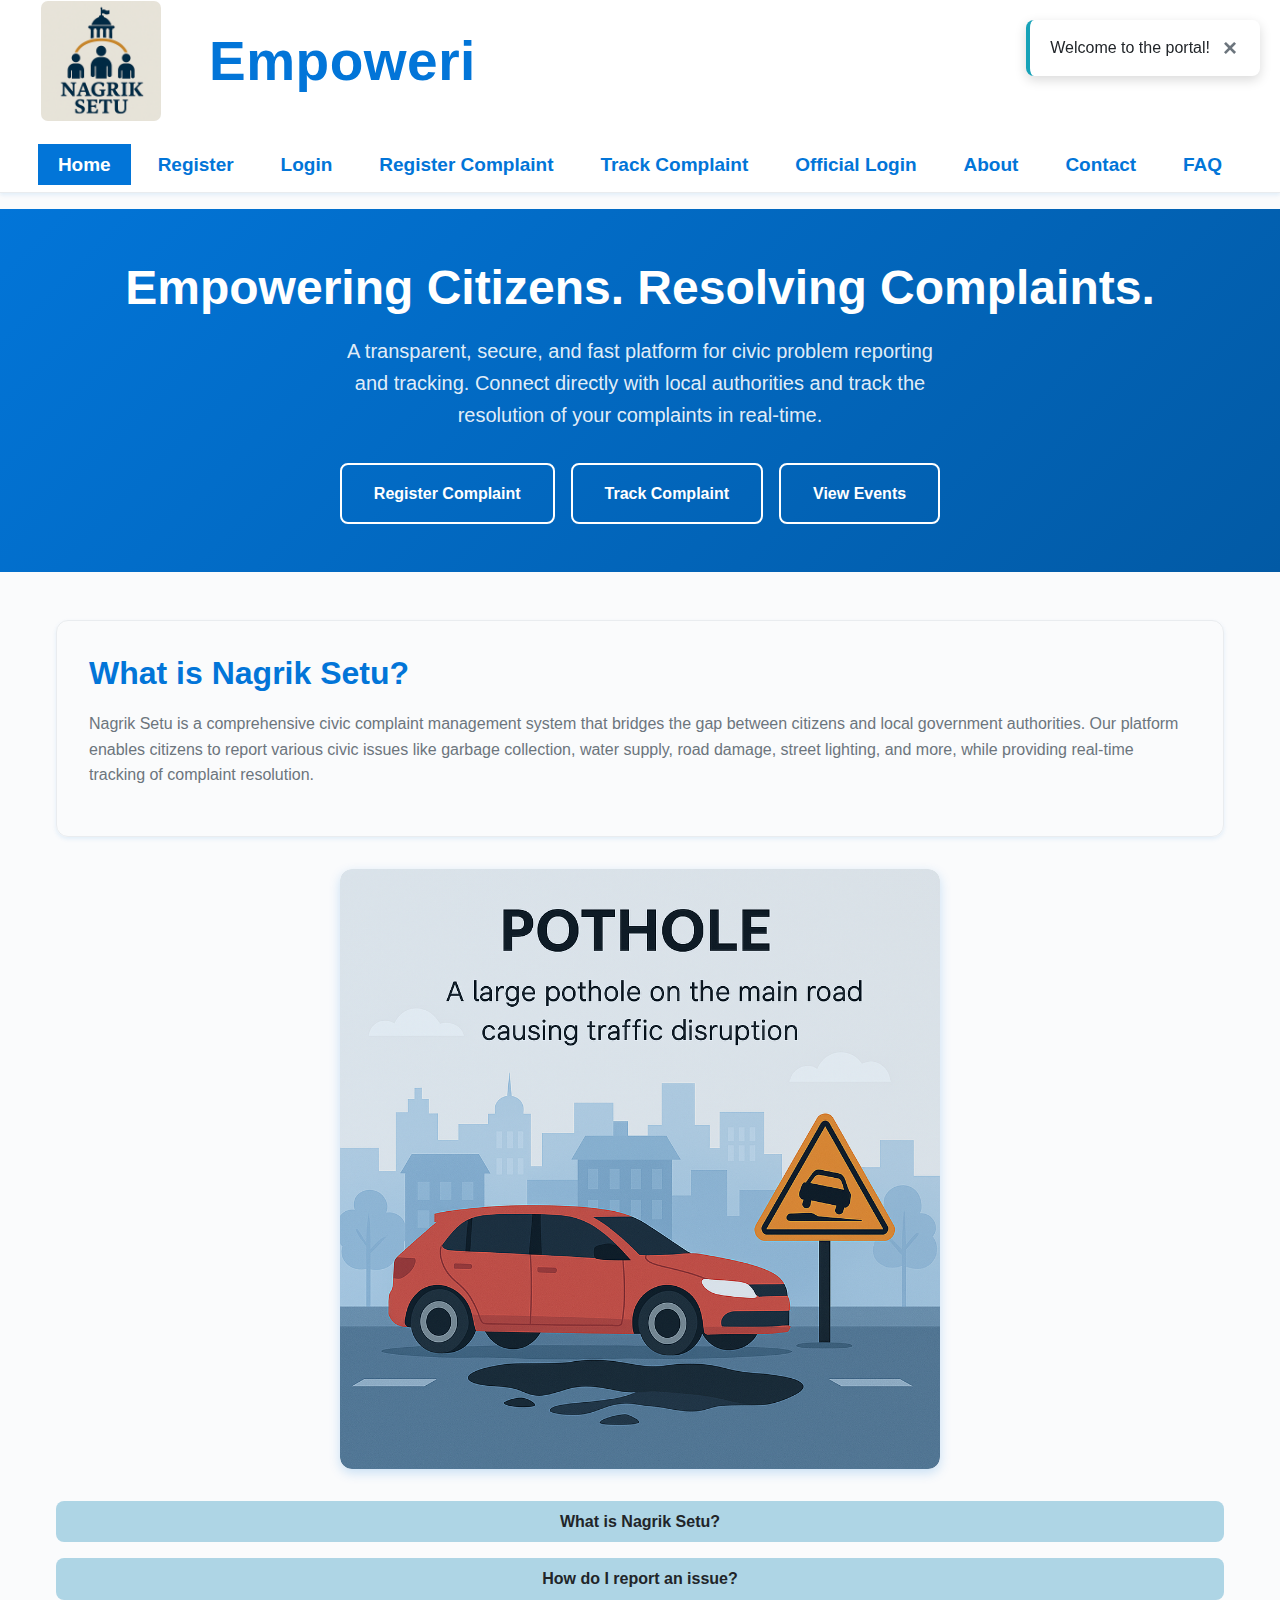
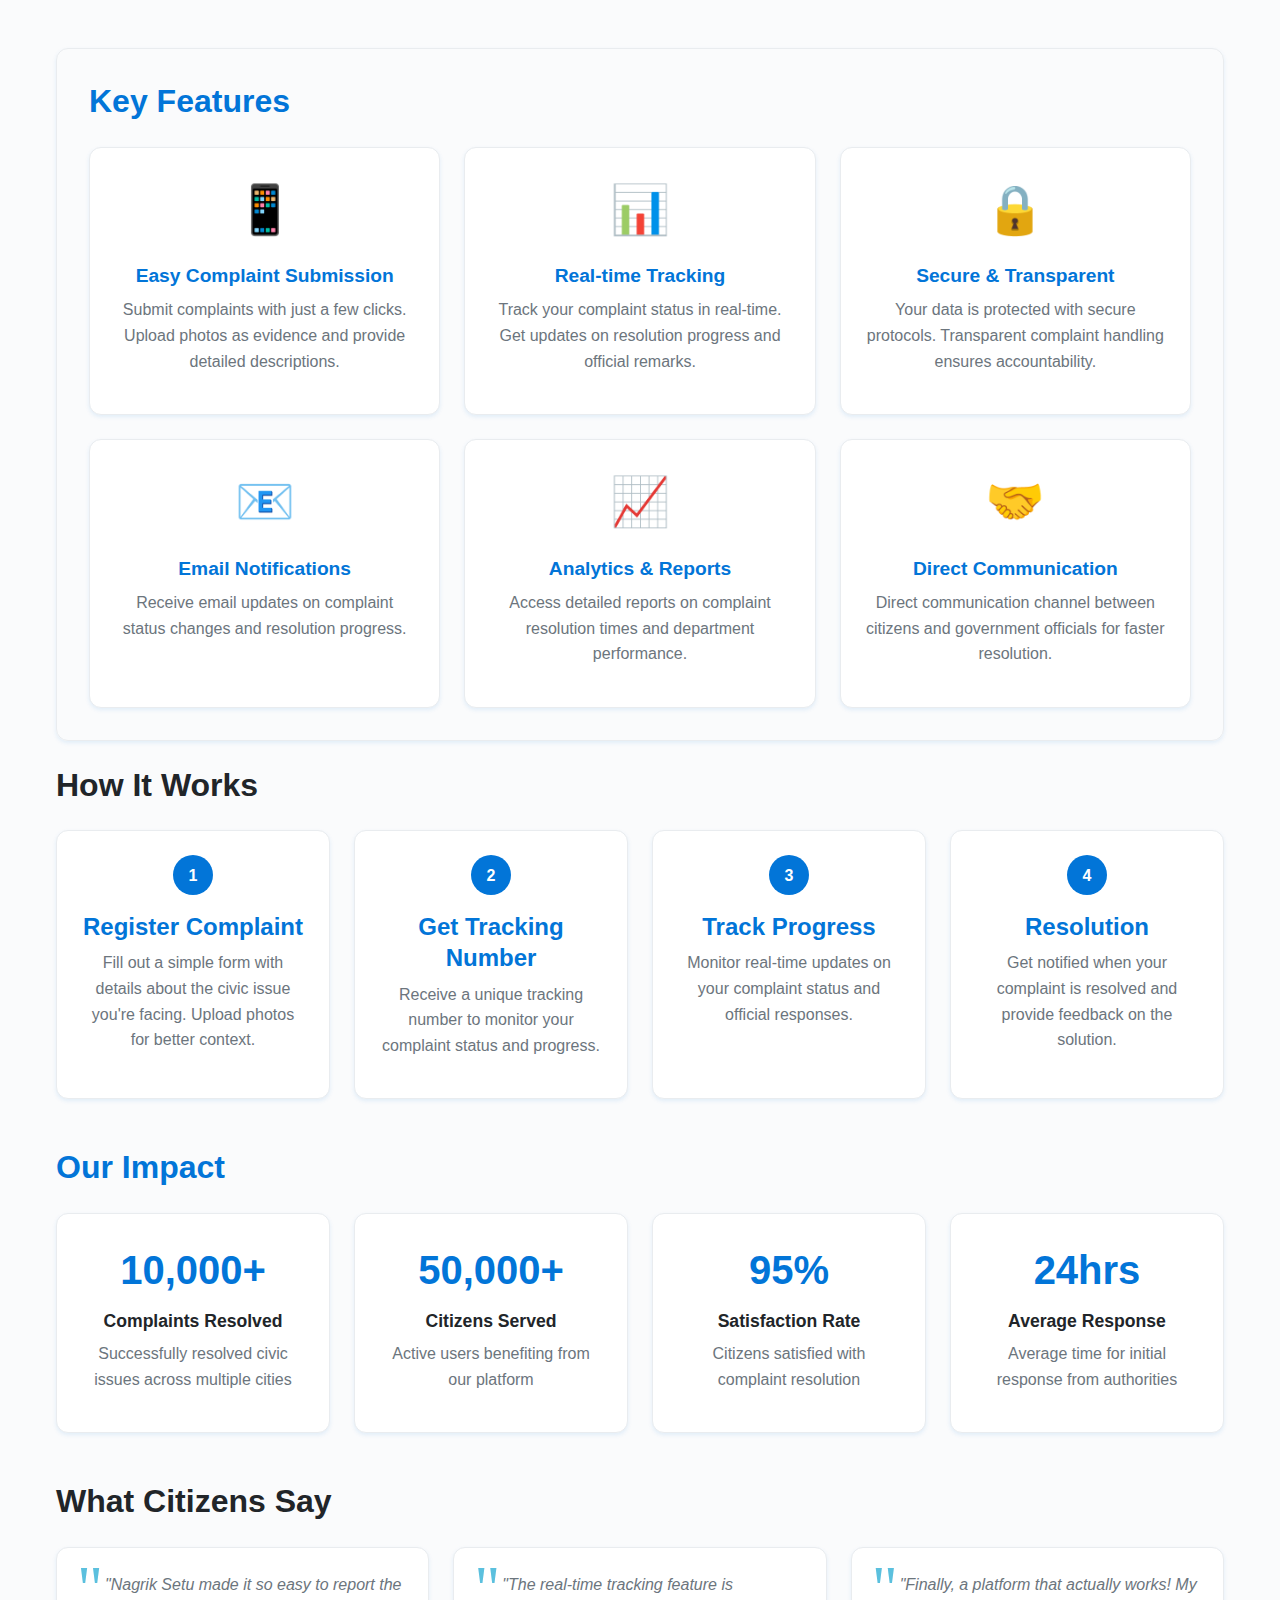
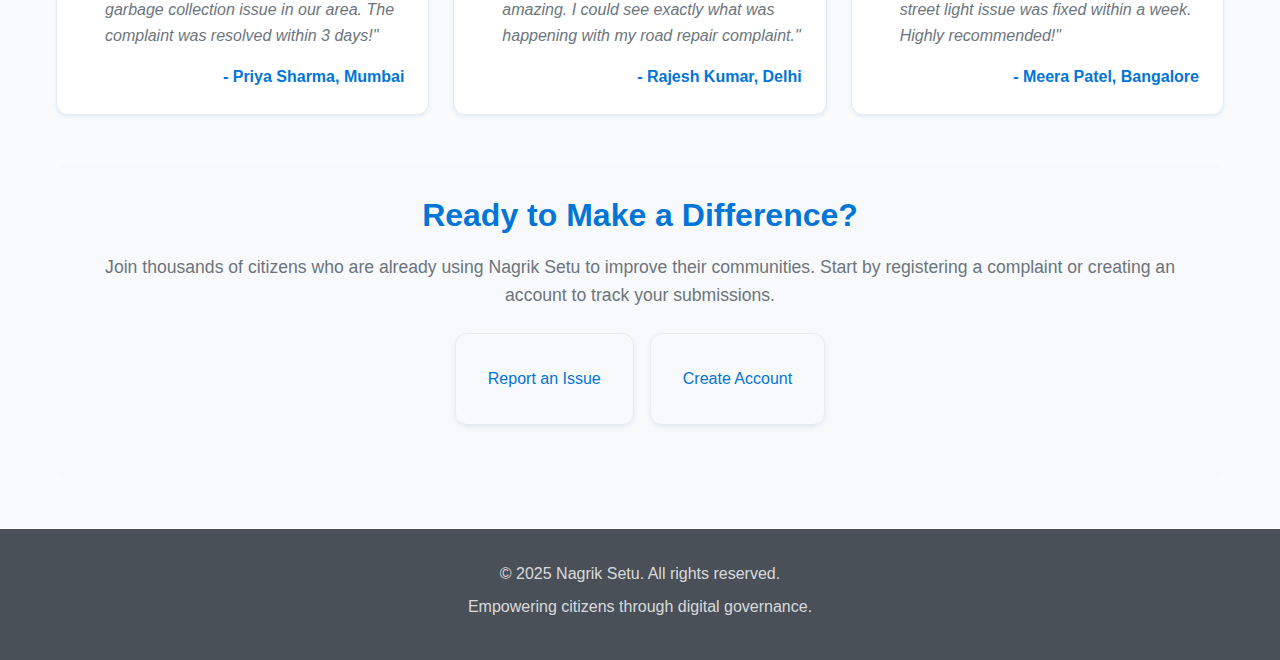
<file: index.html>
<!DOCTYPE html>
<html lang="en">

<head>
    <meta charset="UTF-8">
    <meta name="viewport" content="width=device-width, initial-scale=1.0">
    <title>Nagrik Setu – Smart Civic Portal</title>
    <link rel="stylesheet" href="style.css">
    <link href="https://fonts.googleapis.com/css2?family=Inter:wght@400;600;700&display=swap" rel="stylesheet">

</head>

<body>
    <header class="site-header">
        <div class="container">
            <div class="logo">
                <img src="generate a logo name.png" alt="Nagrik Setu Logo" height="120" width="120">
                <div class="slogan-container">
                    <span id="typing-slogan"></span><span id="cursor">|</span>
                </div>
            </div>
        </div>
        <div class="navbar">
            <nav class="main-nav">
                <a href="index.html" class="active">Home</a>
                <a href="register.html">Register</a>
                <a href="login.html">Login</a>
                <a href="register-complaint.html">Register Complaint</a>
                <a href="track-complaint.html">Track Complaint</a>
                <a href="official-login.html">Official Login</a>
                <a href="about.html">About</a>
                <a href="contact.html">Contact</a>
                <a href="faq.html">FAQ</a>
            </nav>
        </div>
    </header>

    <section class="hero">
        <div class="container">
            <h1>Empowering Citizens. Resolving Complaints.</h1>
            <p class="subtitle">A transparent, secure, and fast platform for civic problem reporting and tracking.
                Connect directly with local authorities and track the resolution of your complaints in real-time.</p>
            <div class="cta-buttons">
                <a href="register-complaint.html" class="btn primary">Register Complaint</a>
                <a href="track-complaint.html" class="btn secondary1">Track Complaint</a>
                <a href="events.html" class="btn secondary2">View Events</a>
            </div>
        </div>
    </section>

    <main class="container">
        <section class="intro">
            <h2>What is Nagrik Setu?</h2>
            <p>Nagrik Setu is a comprehensive civic complaint management system that bridges the gap between citizens
                and local government authorities. Our platform enables citizens to report various civic issues like
                garbage collection, water supply, road damage, street lighting, and more, while providing real-time
                tracking of complaint resolution.</p>
        </section>
        <div id="notification" class="popup"></div>
        <section class="slider">
            <div class="slide active">
                <img src="images-slider/road.png" alt="Road Issues" class="slide-img">
            </div>
            <div class="slide">
                <img src="images-slider/garbage.png" alt="Garbage Collection" class="slide-img">
            </div>
            <div class="slide">
                <img src="images-slider/watersupply.png" alt="Water Supply Issues" class="slide-img">
            </div>
            <div class="slide">
                <img src="images-slider/brokenstreetlight.png" alt="Broken Street Light" class="slide-img">
            </div>
            <div class="slide">
                <img src="images-slider/staryanimal.png" alt="Stray Animal Issues" class="slide-img">
            </div>
            <div class="slide">
                <img src="images-slider/drainiage.png" alt="Drainage Issues" class="slide-img">
            </div>
            <div class="slide">
                <img src="images-slider/publictoilet.png" alt="Public Toilet Issues" class="slide-img">
            </div>
            <div class="slide">
                <img src="images-slider/Electricity Issue.png" alt="Electricity Issues" class="slide-img">
            </div>
            <div class="slide">
                <img src="images-slider/construction issues .png" alt="Construction Issues" class="slide-img">
            </div>
        </section>
        <section id="faqs">
            <div class="faq">
                <div class="faq-question">What is Nagrik Setu?</div>
                <div class="faq-answer">Nagrik Setu is a smart portal for public issue reporting.</div>
            </div>
            <div class="faq">
                <div class="faq-question">How do I report an issue?</div>
                <div class="faq-answer">Go to the 'Report' tab and submit the issue form.</div>
            </div>
        </section>

        <section class="features">
            <h2>Key Features</h2>
            <div class="features-grid">
                <div class="feature-card">
                    <div class="feature-icon">📱</div>
                    <h3>Easy Complaint Submission</h3>
                    <p>Submit complaints with just a few clicks. Upload photos as evidence and provide detailed
                        descriptions.</p>
                </div>
                <div class="feature-card">
                    <div class="feature-icon">📊</div>
                    <h3>Real-time Tracking</h3>
                    <p>Track your complaint status in real-time. Get updates on resolution progress and official
                        remarks.</p>
                </div>
                <div class="feature-card">
                    <div class="feature-icon">🔒</div>
                    <h3>Secure & Transparent</h3>
                    <p>Your data is protected with secure protocols. Transparent complaint handling ensures
                        accountability.</p>
                </div>
                <div class="feature-card">
                    <div class="feature-icon">📧</div>
                    <h3>Email Notifications</h3>
                    <p>Receive email updates on complaint status changes and resolution progress.</p>
                </div>
                <div class="feature-card">
                    <div class="feature-icon">📈</div>
                    <h3>Analytics & Reports</h3>
                    <p>Access detailed reports on complaint resolution times and department performance.</p>
                </div>
                <div class="feature-card">
                    <div class="feature-icon">🤝</div>
                    <h3>Direct Communication</h3>
                    <p>Direct communication channel between citizens and government officials for faster resolution.</p>
                </div>
            </div>
        </section>

        <section class="how-it-works">
            <h2>How It Works</h2>
            <div class="steps-grid">
                <div class="step-card">
                    <div class="step-number">1</div>
                    <h3>Register Complaint</h3>
                    <p>Fill out a simple form with details about the civic issue you're facing. Upload photos for better
                        context.</p>
                </div>
                <div class="step-card">
                    <div class="step-number">2</div>
                    <h3>Get Tracking Number</h3>
                    <p>Receive a unique tracking number to monitor your complaint status and progress.</p>
                </div>
                <div class="step-card">
                    <div class="step-number">3</div>
                    <h3>Track Progress</h3>
                    <p>Monitor real-time updates on your complaint status and official responses.</p>
                </div>
                <div class="step-card">
                    <div class="step-number">4</div>
                    <h3>Resolution</h3>
                    <p>Get notified when your complaint is resolved and provide feedback on the solution.</p>
                </div>
            </div>
        </section>

        <section class="impact">
            <h2>Our Impact</h2>
            <div class="impact-grid">
                <div class="impact-card">
                    <div class="impact-number">10,000+</div>
                    <h3>Complaints Resolved</h3>
                    <p>Successfully resolved civic issues across multiple cities</p>
                </div>
                <div class="impact-card">
                    <div class="impact-number">50,000+</div>
                    <h3>Citizens Served</h3>
                    <p>Active users benefiting from our platform</p>
                </div>
                <div class="impact-card">
                    <div class="impact-number">95%</div>
                    <h3>Satisfaction Rate</h3>
                    <p>Citizens satisfied with complaint resolution</p>
                </div>
                <div class="impact-card">
                    <div class="impact-number">24hrs</div>
                    <h3>Average Response</h3>
                    <p>Average time for initial response from authorities</p>
                </div>
            </div>
        </section>

        <section class="testimonials">
            <h2>What Citizens Say</h2>
            <div class="testimonials-grid">
                <div class="testimonial-card">
                    <p>"Nagrik Setu made it so easy to report the garbage collection issue in our area. The complaint
                        was resolved within 3 days!"</p>
                    <div class="testimonial-author">- Priya Sharma, Mumbai</div>
                </div>
                <div class="testimonial-card">
                    <p>"The real-time tracking feature is amazing. I could see exactly what was happening with my road
                        repair complaint."</p>
                    <div class="testimonial-author">- Rajesh Kumar, Delhi</div>
                </div>
                <div class="testimonial-card">
                    <p>"Finally, a platform that actually works! My street light issue was fixed within a week. Highly
                        recommended!"</p>
                    <div class="testimonial-author">- Meera Patel, Bangalore</div>
                </div>
            </div>
        </section>

        <section class="get-started">
            <h2>Ready to Make a Difference?</h2>
            <p>Join thousands of citizens who are already using Nagrik Setu to improve their communities. Start by
                registering a complaint or creating an account to track your submissions.</p>
            <div class="cta-buttons">
                <a href="register-complaint.html" class="btn-primary">Report an Issue</a>
                <a href="register.html" class="btn-secondary">Create Account</a>
            </div>
        </section>
    </main>

    <footer class="site-footer">
        <div class="container">
            <p>&copy; 2025 Nagrik Setu. All rights reserved.</p>
            <p>Empowering citizens through digital governance.</p>
        </div>
    </footer>

    <script src="script.js"></script>
</body>

</html>
</file>
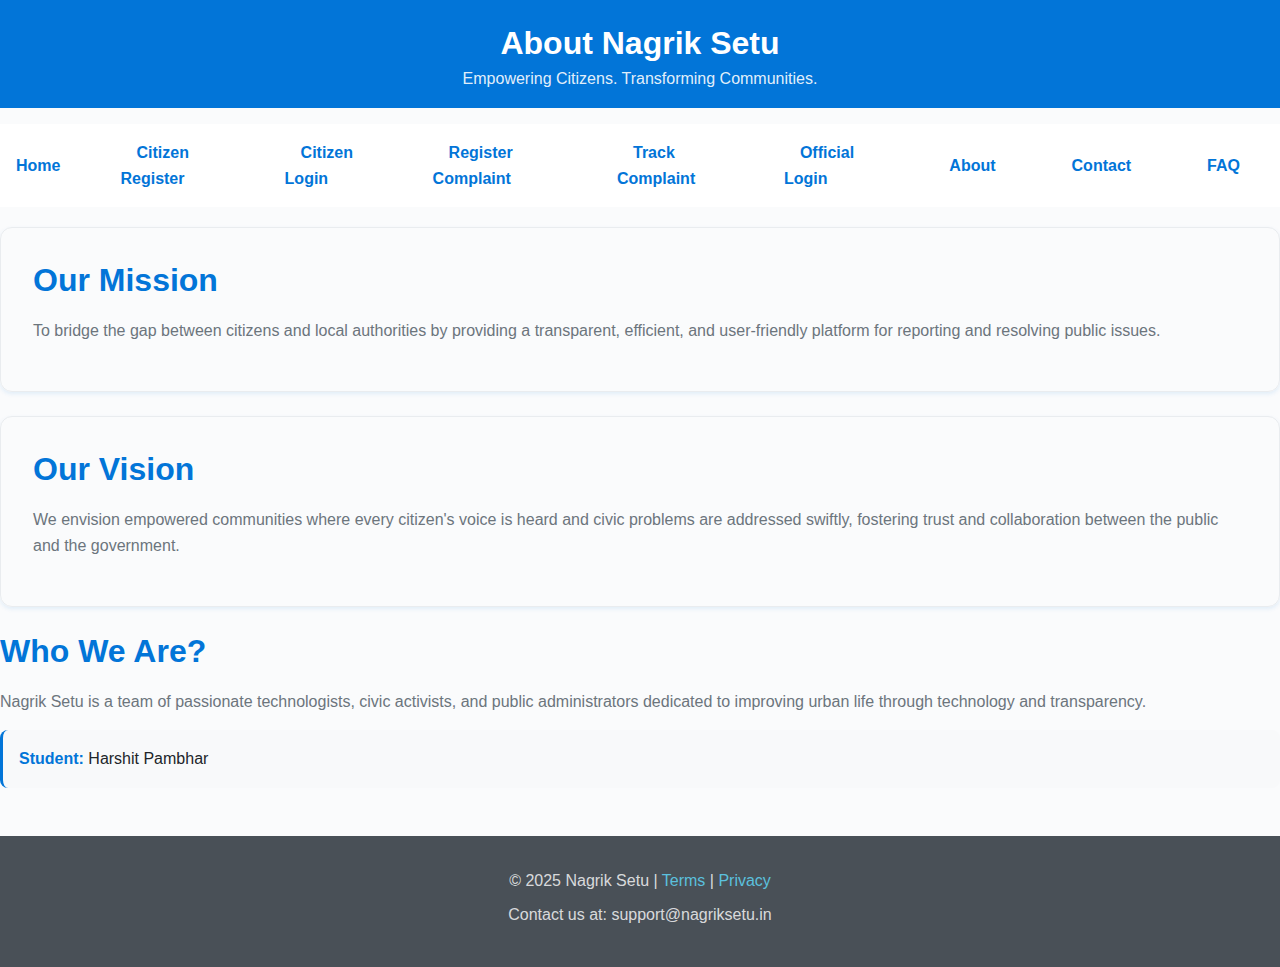
<file: about.html>
<!DOCTYPE html>
<html lang="en">

<head>
    <meta charset="UTF-8">
    <title>About – Nagrik Setu</title>
    <link rel="stylesheet" href="style.css">
</head>

<body class="home-page">
    <header>
        <h1>About Nagrik Setu</h1>
        <p>Empowering Citizens. Transforming Communities.</p>
    </header>
    <nav class="about-nav">
        <div id="home"><a href="index.html">Home</a></div>
        <div id="register"><a href="register.html">Citizen Register</a></div>
        <div id="login"><a href="login.html">Citizen Login</a></div>
        <div id="register-complaint"><a href="register-complaint.html">Register Complaint</a></div>
        <div id="track-complaint"><a href="track-complaint.html">Track Complaint</a></div>
        <div id="official-login"><a href="official-login.html">Official Login</a></div>
        <div id="about"><a href="about.html">About</a></div>
        <div id="contact"><a href="contact.html">Contact</a></div>
        <div id="faq"><a href="faq.html">FAQ</a></div>
    </nav>
    <main>
        <section class="intro">
            <h2>Our Mission</h2>
            <p>To bridge the gap between citizens and local authorities by providing a transparent, efficient, and
                user-friendly platform for reporting and resolving public issues.</p>
        </section>
        <section class="features">
            <h2>Our Vision</h2>
            <p>We envision empowered communities where every citizen's voice is heard and civic problems are addressed
                swiftly, fostering trust and collaboration between the public and the government.</p>
        </section>
        <section class="impact">
            <h2>Who We Are?</h2>
            <p>Nagrik Setu is a team of passionate technologists, civic activists, and public administrators dedicated
                to improving urban life through technology and transparency.</p>
            <ul>
                <!-- <li><strong>Project Lead:</strong> Priya Sharma</li>
                <li><strong>Technical Head:</strong> Amit Verma</li>
                <li><strong>Community Manager:</strong> Ramesh Gupta</li>
                <li><strong>Support Team:</strong> Sneha Patil, Anil Kumar</li> -->
                <li><strong>Student:</strong> Harshit Pambhar </li>
            </ul>
        </section>
    </main>
    <footer>
        <p>&copy; 2025 Nagrik Setu | <a href="#">Terms</a> | <a href="#">Privacy</a></p>
        <p>Contact us at: support@nagriksetu.in</p>
    </footer>
</body>

<div id="notification" class="popup"></div>
</body>

</html>
</file>
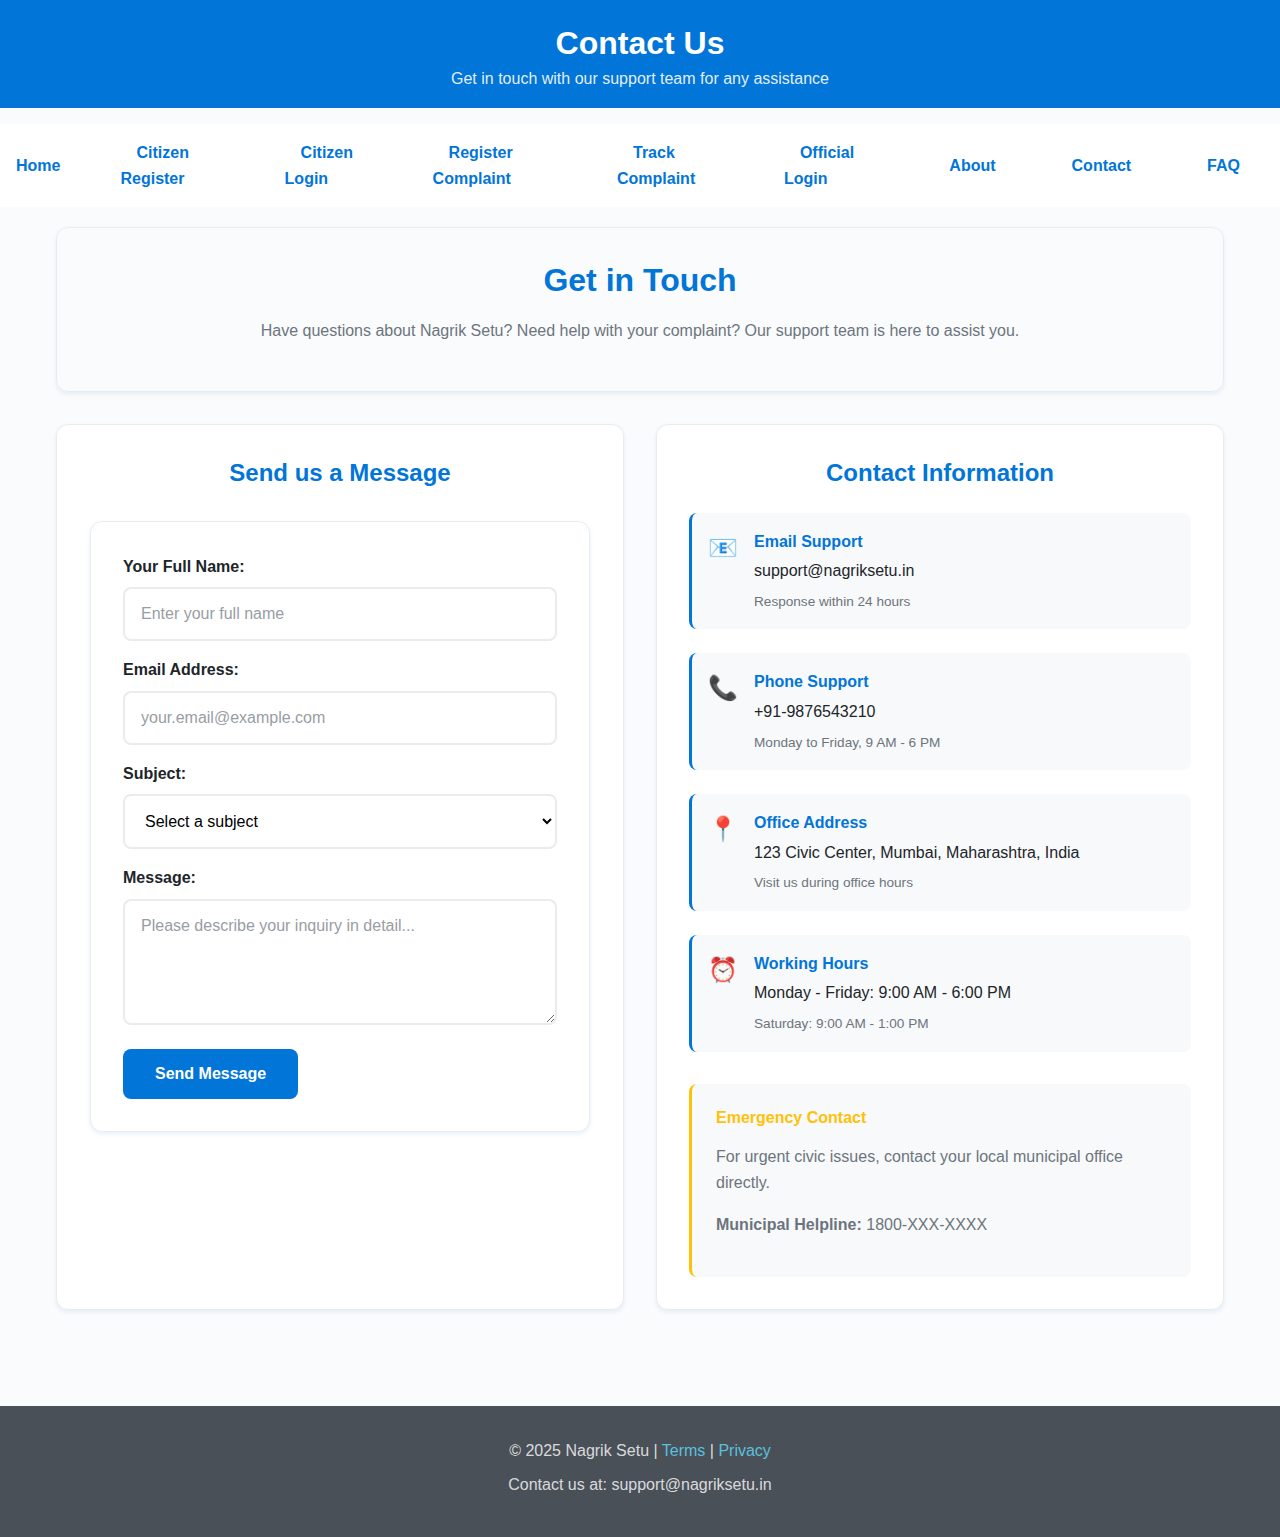
<file: contact.html>
<!DOCTYPE html>
<html lang="en">

<head>
    <meta charset="UTF-8">
    <title>Contact – Nagrik Setu</title>
    <link rel="stylesheet" href="style.css">
</head>

<body class="home-page">
    <header>
        <h1>Contact Us</h1>
        <p>Get in touch with our support team for any assistance</p>
    </header>
    <nav class="contact-nav">
        <div id="home"><a href="index.html">Home</a></div>
        <div id="register"><a href="register.html">Citizen Register</a></div>
        <div id="login"><a href="login.html">Citizen Login</a></div>
        <div id="register-complaint"><a href="register-complaint.html">Register Complaint</a></div>
        <div id="track-complaint"><a href="track-complaint.html">Track Complaint</a></div>
        <div id="official-login"><a href="official-login.html">Official Login</a></div>
        <div id="about"><a href="about.html">About</a></div>
        <div id="contact"><a href="contact.html">Contact</a></div>
        <div id="faq"><a href="faq.html">FAQ</a></div>
    </nav>
    <main>
        <div class="container">
            <section class="intro text-center">
                <h2>Get in Touch</h2>
                <p>Have questions about Nagrik Setu? Need help with your complaint? Our support team is here to assist
                    you.</p>
            </section>

            <div class="contact-grid">
                <section class="contact-form-section">
                    <h3>Send us a Message</h3>
                    <form class="form-box" action="#" method="POST">
                        <label for="name">Your Full Name:</label>
                        <input type="text" id="name" name="name" placeholder="Enter your full name" required>

                        <label for="email">Email Address:</label>
                        <input type="email" id="email" name="email" placeholder="your.email@example.com" required>

                        <label for="subject">Subject:</label>
                        <select id="subject" name="subject" required>
                            <option value="">Select a subject</option>
                            <option value="general">General Inquiry</option>
                            <option value="complaint-help">Complaint Assistance</option>
                            <option value="technical">Technical Support</option>
                            <option value="feedback">Feedback</option>
                            <option value="other">Other</option>
                        </select>

                        <label for="message">Message:</label>
                        <textarea id="message" name="message" placeholder="Please describe your inquiry in detail..."
                            rows="5" required></textarea>

                        <button type="submit">Send Message</button>
                    </form>
                </section>

                <section class="contact-info-section">
                    <h3>Contact Information</h3>
                    <div class="contact-details">
                        <div class="contact-item">
                            <div class="contact-icon">📧</div>
                            <div class="contact-text">
                                <strong>Email Support</strong>
                                <p>support@nagriksetu.in</p>
                                <small>Response within 24 hours</small>
                            </div>
                        </div>

                        <div class="contact-item">
                            <div class="contact-icon">📞</div>
                            <div class="contact-text">
                                <strong>Phone Support</strong>
                                <p>+91-9876543210</p>
                                <small>Monday to Friday, 9 AM - 6 PM</small>
                            </div>
                        </div>

                        <div class="contact-item">
                            <div class="contact-icon">📍</div>
                            <div class="contact-text">
                                <strong>Office Address</strong>
                                <p>123 Civic Center, Mumbai, Maharashtra, India</p>
                                <small>Visit us during office hours</small>
                            </div>
                        </div>

                        <div class="contact-item">
                            <div class="contact-icon">⏰</div>
                            <div class="contact-text">
                                <strong>Working Hours</strong>
                                <p>Monday - Friday: 9:00 AM - 6:00 PM</p>
                                <small>Saturday: 9:00 AM - 1:00 PM</small>
                            </div>
                        </div>
                    </div>

                    <div class="emergency-contact">
                        <h4>Emergency Contact</h4>
                        <p>For urgent civic issues, contact your local municipal office directly.</p>
                        <p><strong>Municipal Helpline:</strong> 1800-XXX-XXXX</p>
                    </div>
                </section>
            </div>
        </div>
    </main>
    <footer>
        <p>&copy; 2025 Nagrik Setu | <a href="#">Terms</a> | <a href="#">Privacy</a></p>
        <p>Contact us at: support@nagriksetu.in</p>
    </footer>
</body>
<div id="notification" class="popup"></div>
</body>

</html>
</file>
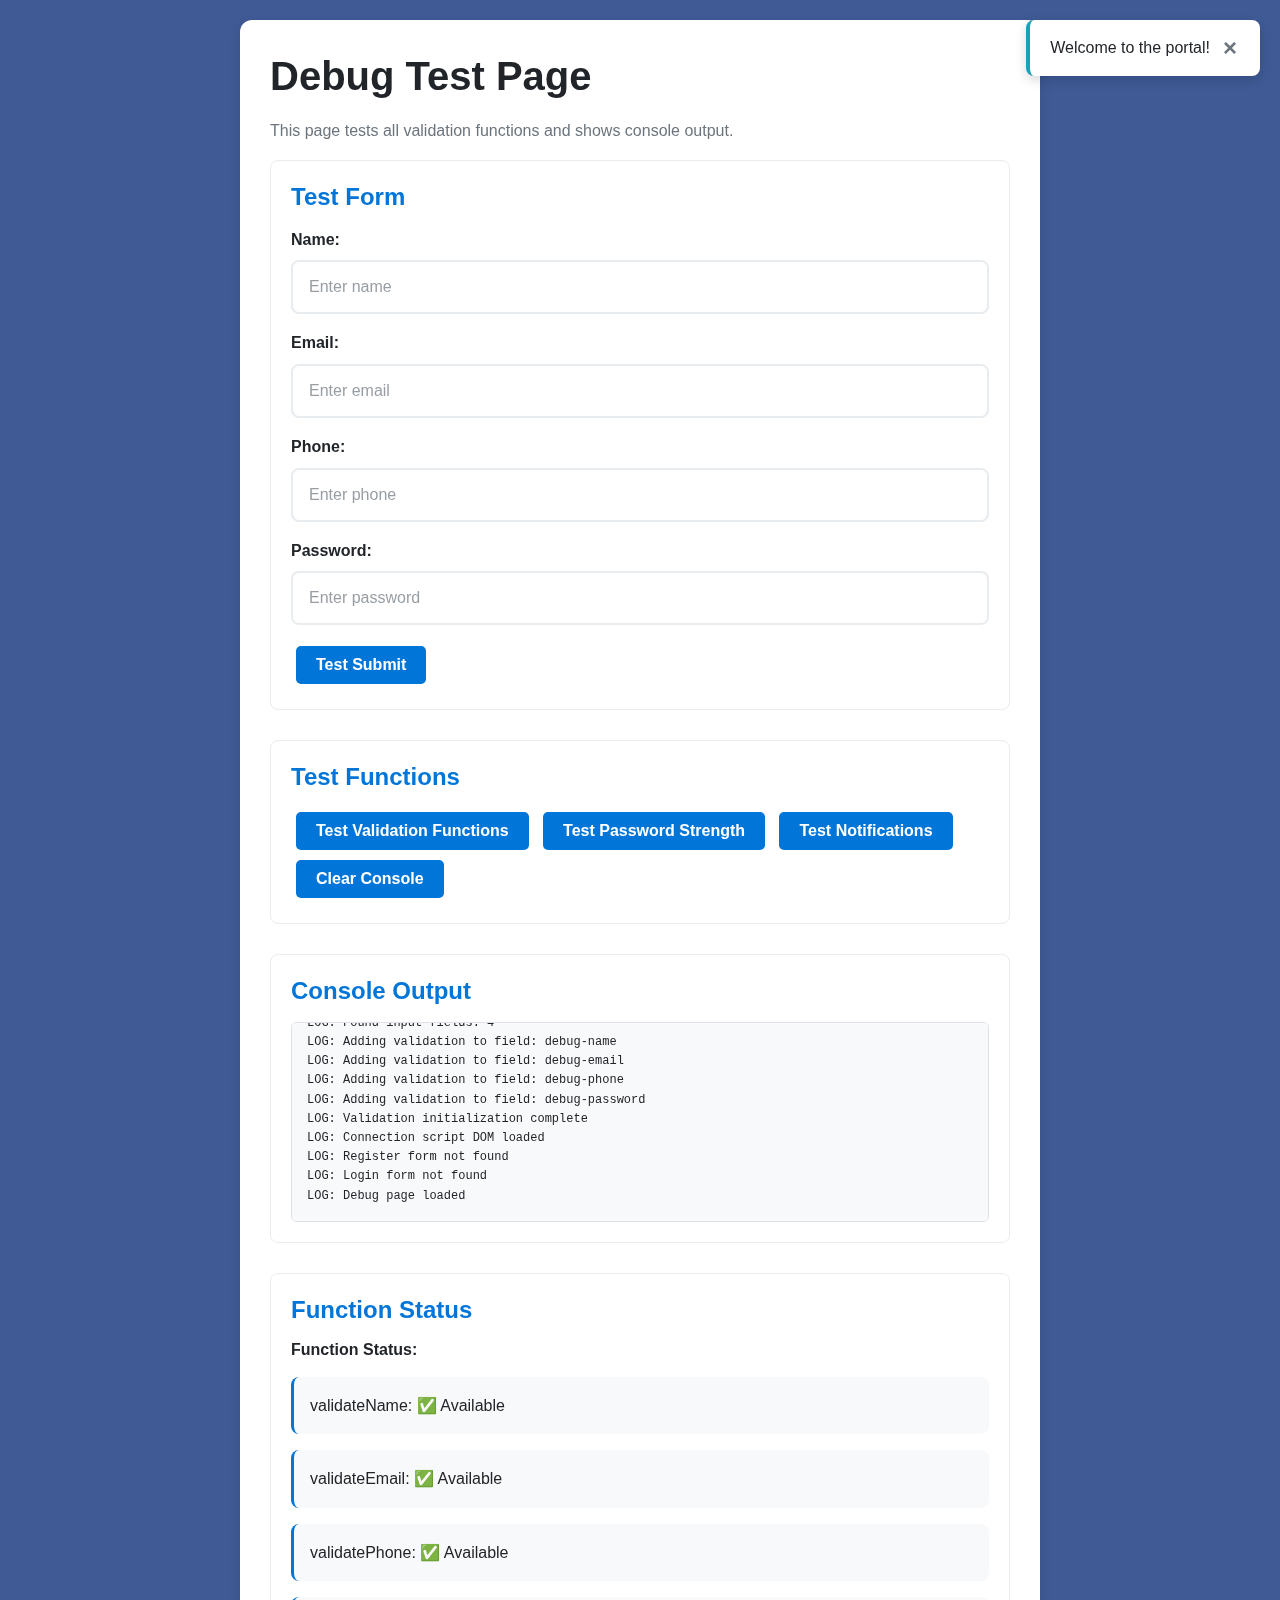
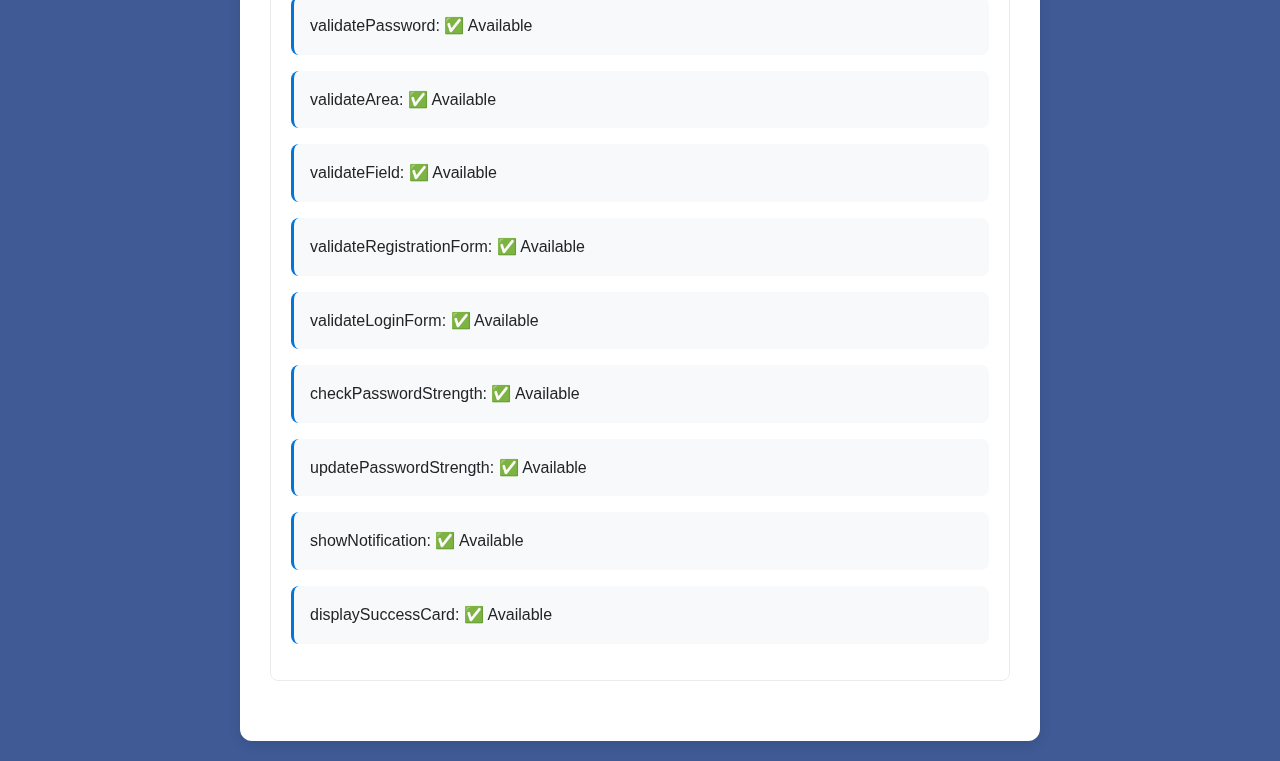
<file: debug-test.html>
<!DOCTYPE html>
<html lang="en">
<head>
    <meta charset="UTF-8">
    <meta name="viewport" content="width=device-width, initial-scale=1.0">
    <title>Debug Test - Nagrik Setu</title>
    <link rel="stylesheet" href="style.css">
    <style>
        body {
            background-color: rgb(63, 90, 149);
            padding: 20px;
        }
        .debug-container {
            max-width: 800px;
            margin: 0 auto;
            background: white;
            padding: 30px;
            border-radius: 12px;
            box-shadow: 0 4px 12px rgba(0,0,0,0.1);
        }
        .debug-section {
            margin-bottom: 30px;
            padding: 20px;
            border: 1px solid #e9ecef;
            border-radius: 8px;
        }
        .debug-section h3 {
            color: #0275d8;
            margin-bottom: 15px;
        }
        .debug-button {
            background: #0275d8;
            color: white;
            border: none;
            padding: 10px 20px;
            border-radius: 5px;
            cursor: pointer;
            margin: 5px;
        }
        .debug-button:hover {
            background: #025aa5;
        }
        .console-output {
            background: #f8f9fa;
            border: 1px solid #dee2e6;
            padding: 15px;
            border-radius: 5px;
            font-family: monospace;
            font-size: 12px;
            max-height: 200px;
            overflow-y: auto;
            white-space: pre-wrap;
        }
    </style>
</head>
<body>
    <div class="debug-container">
        <h1>Debug Test Page</h1>
        <p>This page tests all validation functions and shows console output.</p>
        
        <div class="debug-section">
            <h3>Test Form</h3>
            <form id="debug-form">
                <label for="debug-name">Name:</label>
                <input type="text" id="debug-name" name="debug-name" placeholder="Enter name">
                <div class="field-error" id="debug-name-error"></div>

                <label for="debug-email">Email:</label>
                <input type="email" id="debug-email" name="debug-email" placeholder="Enter email">
                <div class="field-error" id="debug-email-error"></div>

                <label for="debug-phone">Phone:</label>
                <input type="tel" id="debug-phone" name="debug-phone" placeholder="Enter phone">
                <div class="field-error" id="debug-phone-error"></div>

                <label for="debug-password">Password:</label>
                <input type="password" id="debug-password" name="debug-password" placeholder="Enter password">
                <div class="field-error" id="debug-password-error"></div>

                <button type="submit" class="debug-button">Test Submit</button>
            </form>
        </div>
        
        <div class="debug-section">
            <h3>Test Functions</h3>
            <button class="debug-button" onclick="testValidation()">Test Validation Functions</button>
            <button class="debug-button" onclick="testPasswordStrength()">Test Password Strength</button>
            <button class="debug-button" onclick="testNotifications()">Test Notifications</button>
            <button class="debug-button" onclick="clearConsole()">Clear Console</button>
        </div>
        
        <div class="debug-section">
            <h3>Console Output</h3>
            <div id="console-output" class="console-output">Console output will appear here...</div>
        </div>
        
        <div class="debug-section">
            <h3>Function Status</h3>
            <div id="function-status">
                <p>Checking function availability...</p>
            </div>
        </div>
    </div>

    <script src="register-js/validation.js"></script>
    <script src="register-js/connection.js"></script>
    <script src="script.js"></script>
    
    <script>
        // Capture console output
        const originalConsoleLog = console.log;
        const originalConsoleError = console.error;
        const consoleOutput = document.getElementById('console-output');
        
        function addToConsole(message) {
            consoleOutput.textContent += message + '\n';
            consoleOutput.scrollTop = consoleOutput.scrollHeight;
        }
        
        console.log = function(...args) {
            originalConsoleLog.apply(console, args);
            addToConsole('LOG: ' + args.join(' '));
        };
        
        console.error = function(...args) {
            originalConsoleError.apply(console, args);
            addToConsole('ERROR: ' + args.join(' '));
        };
        
        // Test functions
        function testValidation() {
            console.log('=== Testing Validation Functions ===');
            
            // Test name validation
            console.log('Testing name validation...');
            console.log('validateName("John"):', validateName('John'));
            console.log('validateName("123"):', validateName('123'));
            console.log('validateName(""):', validateName(''));
            
            // Test email validation
            console.log('Testing email validation...');
            console.log('validateEmail("john@example.com"):', validateEmail('john@example.com'));
            console.log('validateEmail("invalid"):', validateEmail('invalid'));
            console.log('validateEmail(""):', validateEmail(''));
            
            // Test phone validation
            console.log('Testing phone validation...');
            console.log('validatePhone("1234567890"):', validatePhone('1234567890'));
            console.log('validatePhone("123"):', validatePhone('123'));
            console.log('validatePhone(""):', validatePhone(''));
            
            // Test password validation
            console.log('Testing password validation...');
            console.log('validatePassword("StrongPass123"):', validatePassword('StrongPass123'));
            console.log('validatePassword("weak"):', validatePassword('weak'));
            console.log('validatePassword(""):', validatePassword(''));
        }
        
        function testPasswordStrength() {
            console.log('=== Testing Password Strength ===');
            console.log('checkPasswordStrength("weak"):', checkPasswordStrength('weak'));
            console.log('checkPasswordStrength("StrongPass123"):', checkPasswordStrength('StrongPass123'));
            console.log('checkPasswordStrength(""):', checkPasswordStrength(''));
        }
        
        function testNotifications() {
            console.log('=== Testing Notifications ===');
            showNotification('Test success message', 'success');
            setTimeout(() => {
                showNotification('Test error message', 'error');
            }, 1000);
            setTimeout(() => {
                showNotification('Test info message', 'info');
            }, 2000);
        }
        
        function clearConsole() {
            consoleOutput.textContent = 'Console cleared...\n';
        }
        
        function checkFunctionStatus() {
            const statusDiv = document.getElementById('function-status');
            const functions = [
                'validateName',
                'validateEmail', 
                'validatePhone',
                'validatePassword',
                'validateArea',
                'validateField',
                'validateRegistrationForm',
                'validateLoginForm',
                'checkPasswordStrength',
                'updatePasswordStrength',
                'showNotification',
                'displaySuccessCard'
            ];
            
            let status = '<h4>Function Status:</h4><ul>';
            functions.forEach(funcName => {
                const exists = typeof window[funcName] === 'function';
                status += `<li>${funcName}: ${exists ? '✅ Available' : '❌ Missing'}</li>`;
            });
            status += '</ul>';
            
            statusDiv.innerHTML = status;
        }
        
        // Initialize debug page
        document.addEventListener('DOMContentLoaded', function() {
            console.log('Debug page loaded');
            checkFunctionStatus();
            
            // Add form submit handler
            const debugForm = document.getElementById('debug-form');
            debugForm.addEventListener('submit', function(e) {
                e.preventDefault();
                console.log('Debug form submitted');
                
                // Test form validation
                const name = document.getElementById('debug-name').value;
                const email = document.getElementById('debug-email').value;
                const phone = document.getElementById('debug-phone').value;
                const password = document.getElementById('debug-password').value;
                
                console.log('Form values:', { name, email, phone, password });
                
                // Test individual field validation
                if (typeof validateField === 'function') {
                    validateField(document.getElementById('debug-name'), validateName);
                    validateField(document.getElementById('debug-email'), validateEmail);
                    validateField(document.getElementById('debug-phone'), validatePhone);
                    validateField(document.getElementById('debug-password'), validatePassword);
                } else {
                    console.error('validateField function not available');
                }
            });
        });
    </script>
</body>
</html>
</file>
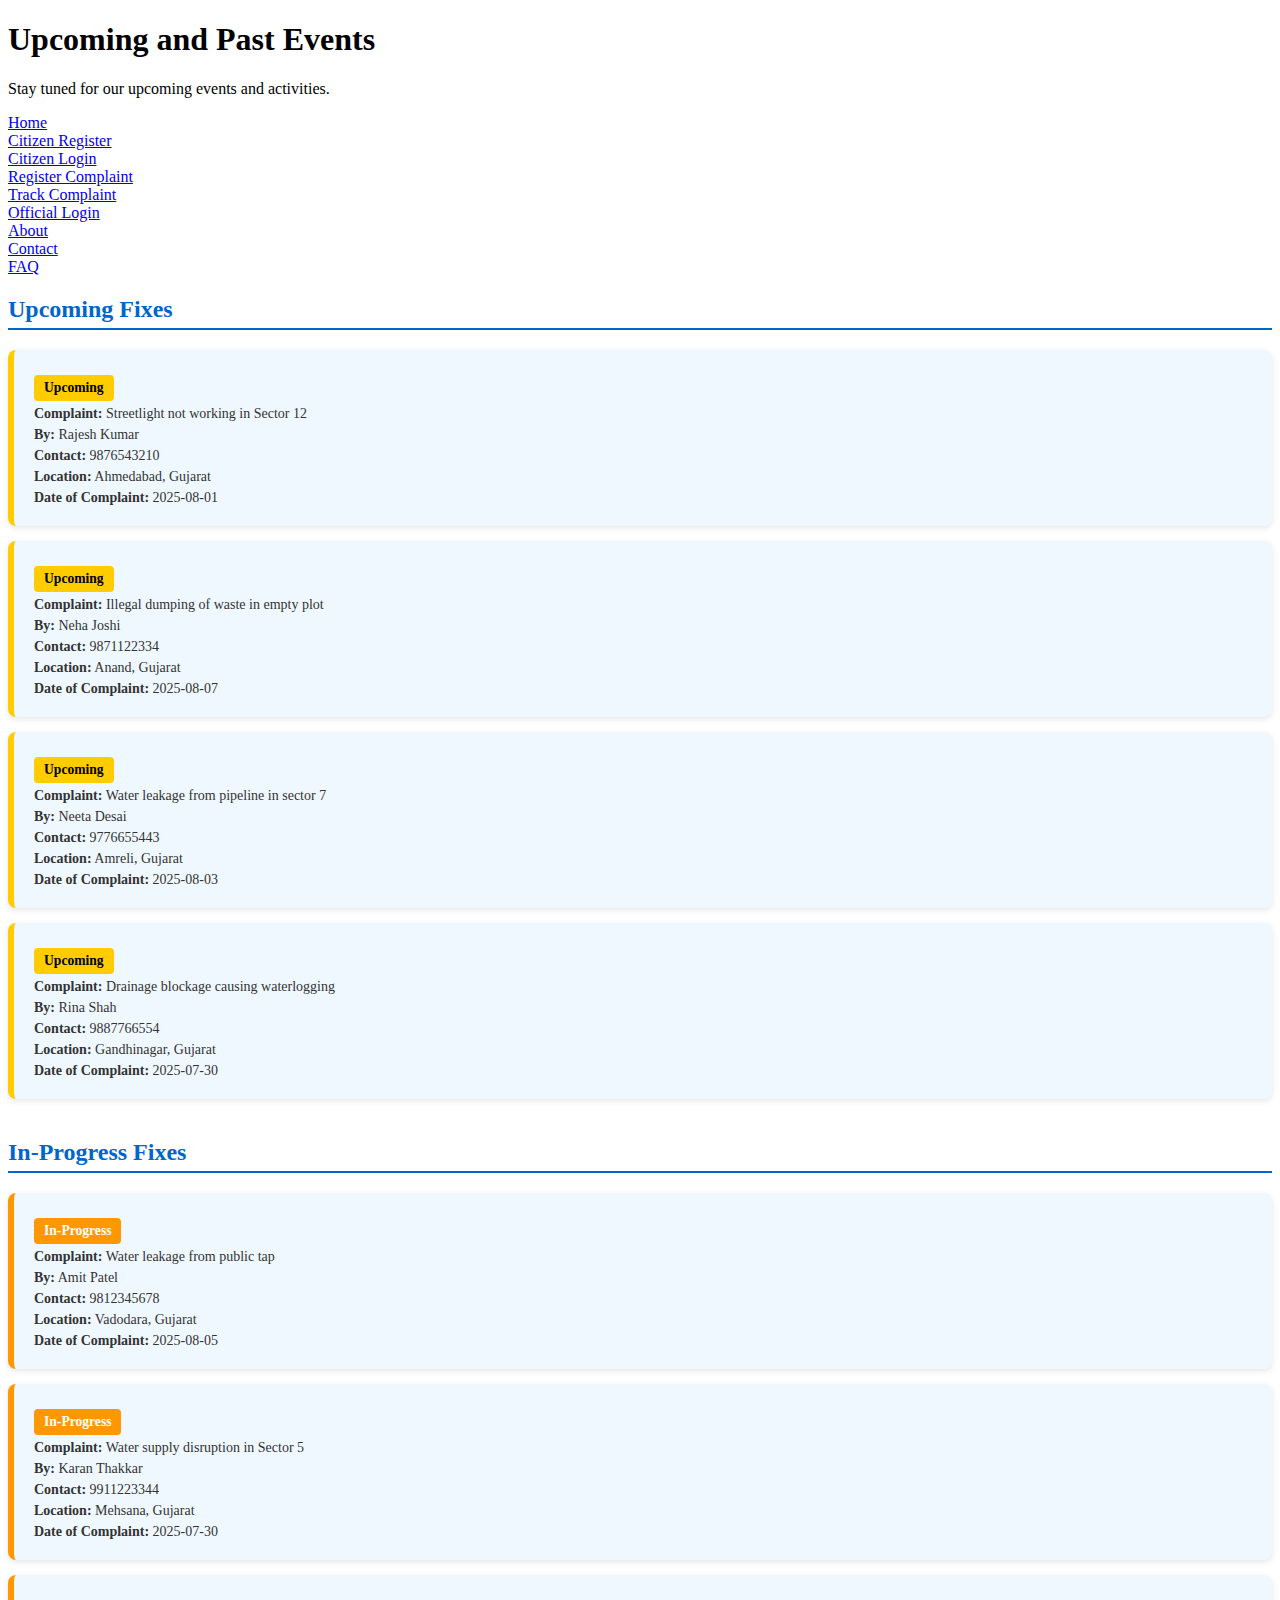
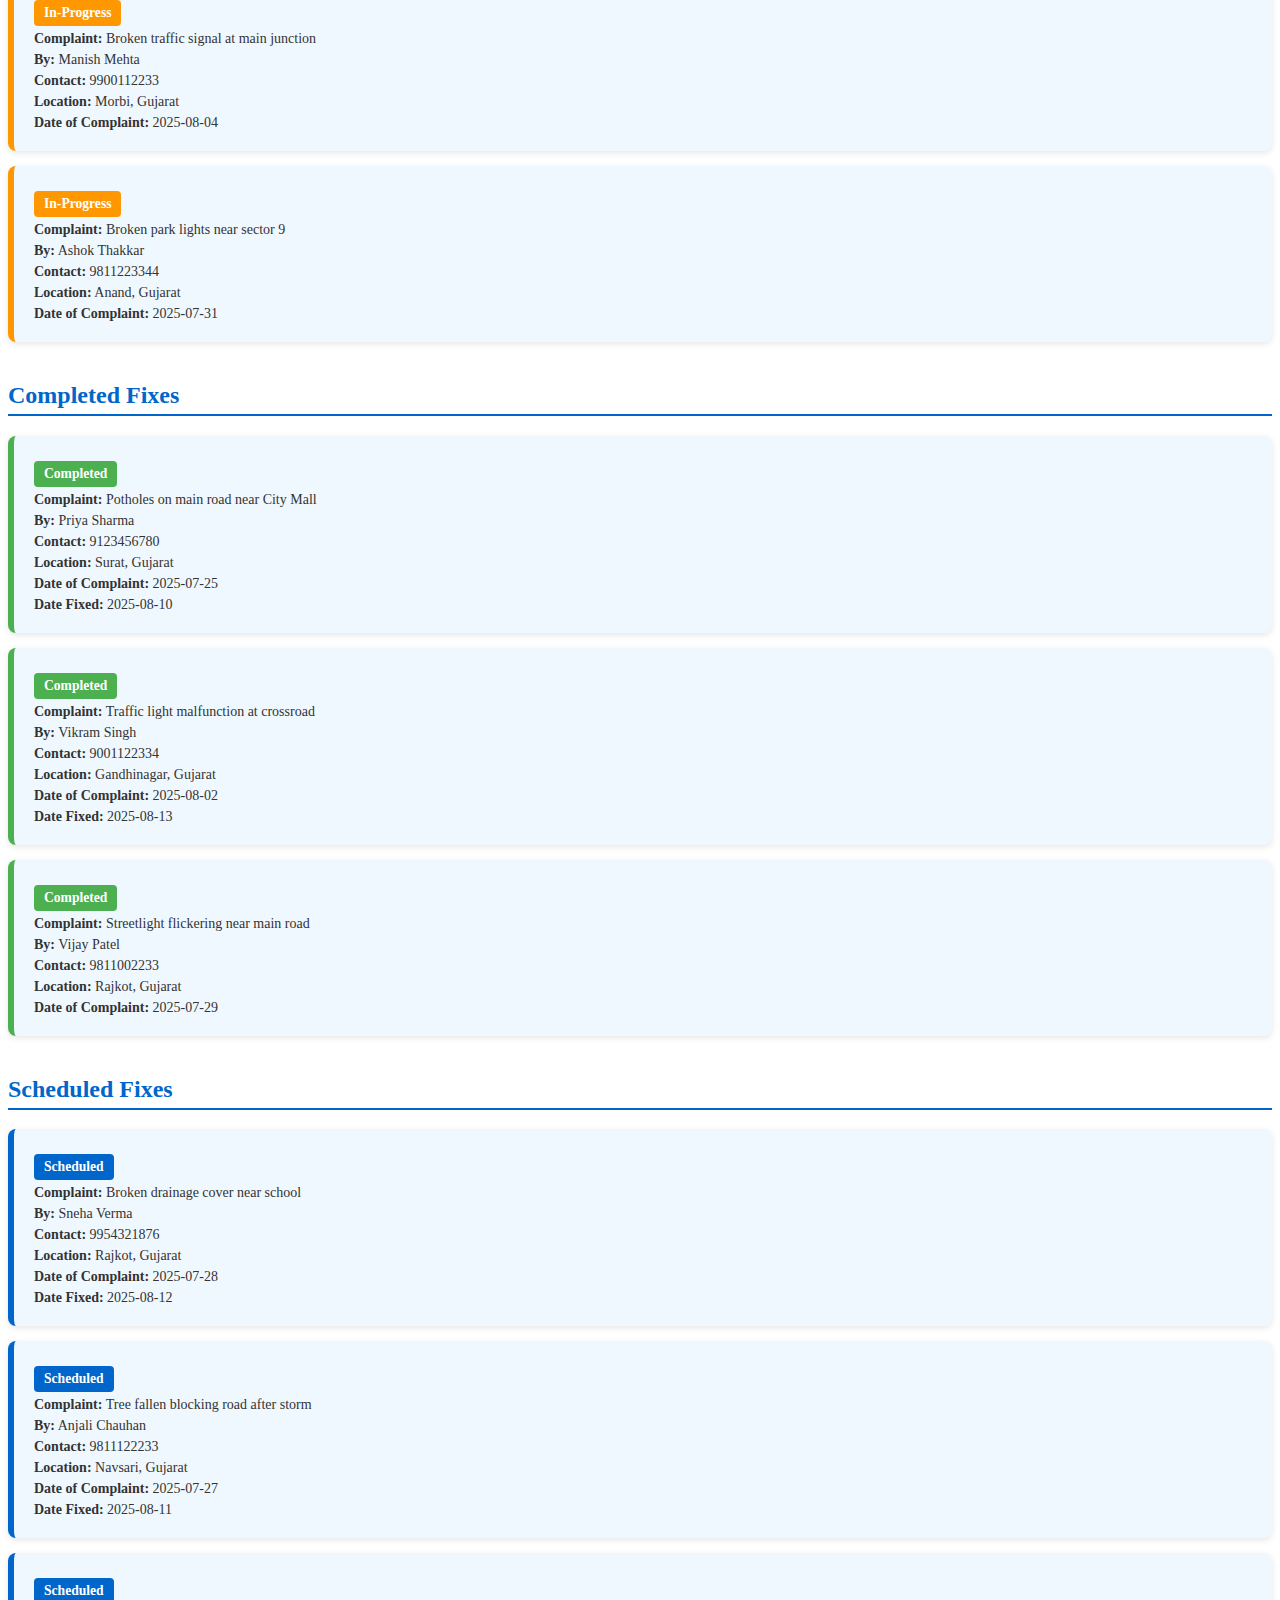
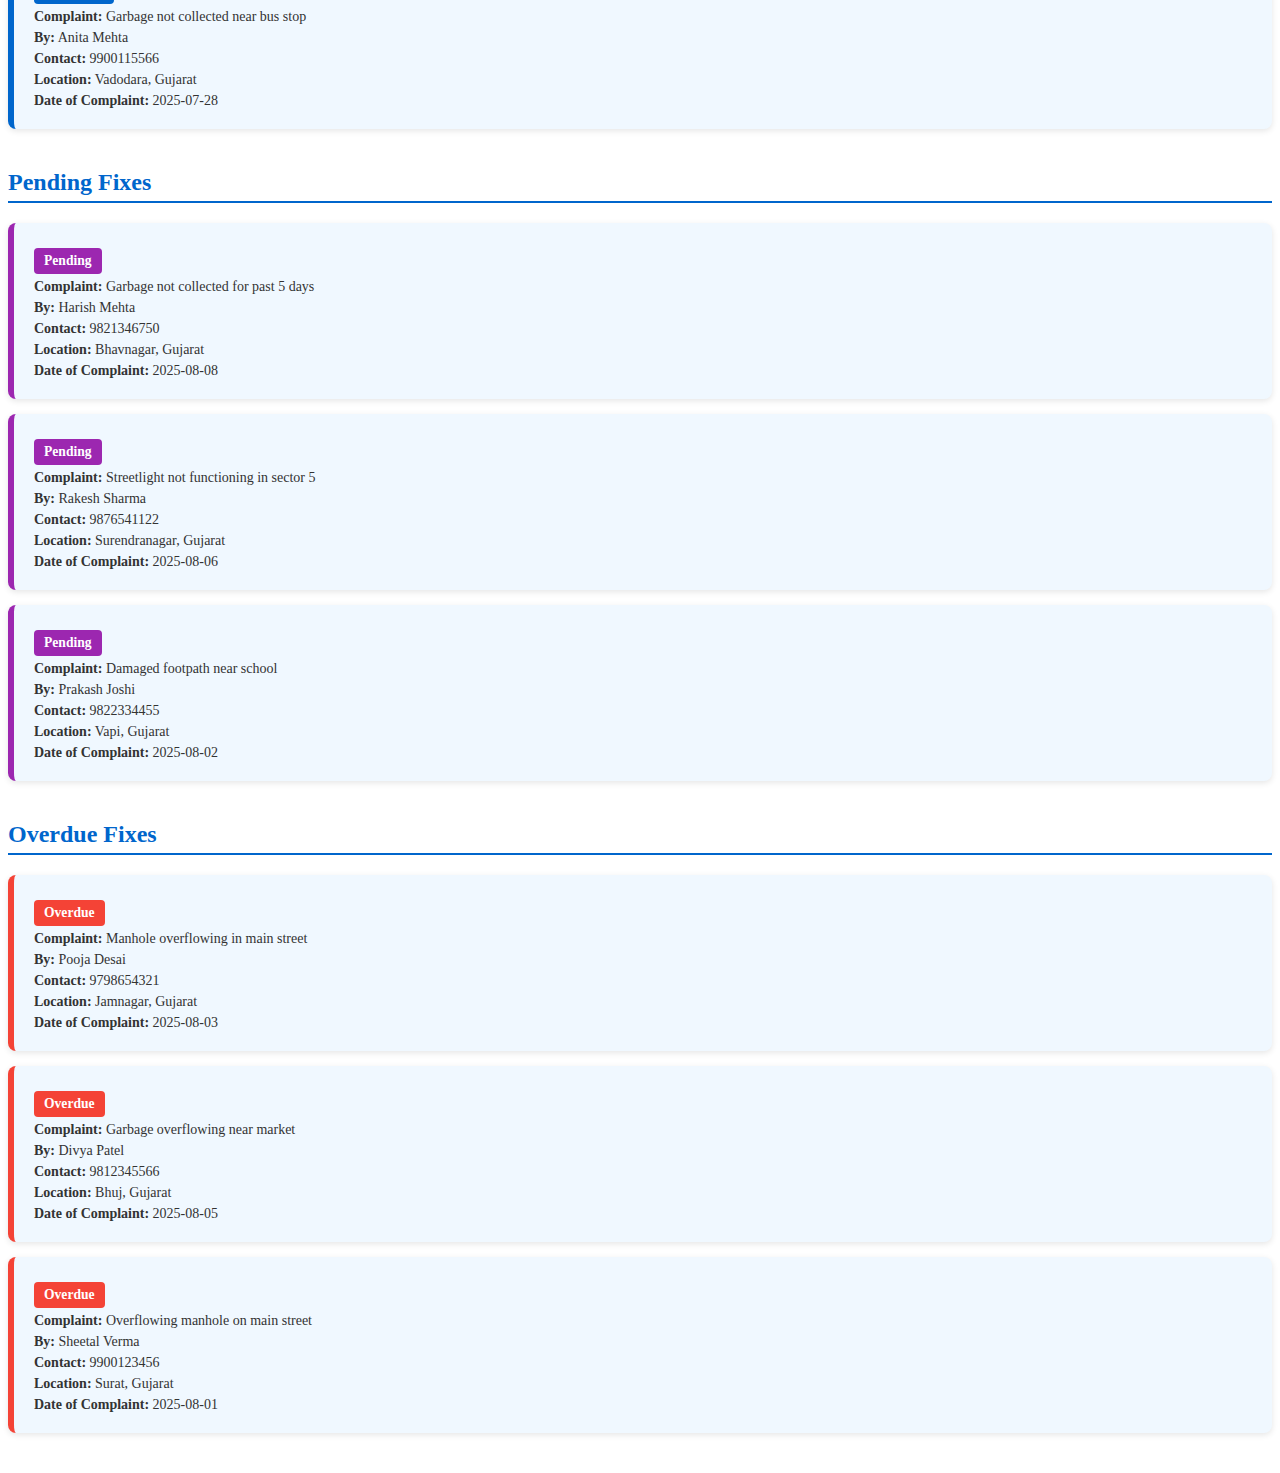
<file: events.html>
<!DOCTYPE html>
<html lang="en">

<head>
    <meta charset="UTF-8">
    <title>Public Complaint Tracking - Nagrik Setu</title>
    <style>
        /* Sections */
        .section {
            margin-bottom: 40px;
        }

        .section h2 {
            border-bottom: 2px solid #0066cc;
            padding-bottom: 5px;
            color: #0066cc;
        }

        /* Complaint Cards */
        .complaint-card {
            background-color: aliceblue;
            border-radius: 8px;
            padding: 15px 20px;
            margin-bottom: 15px;
            width: auto;
            box-shadow: 0px 2px 6px rgba(0, 0, 0, 0.1);
            border-left: 6px solid #0066cc;
            /* Default left border color */
            transition: transform 0.2s ease;
        }

        .complaint-card:hover {
            transform: translateX(15px);
            font-weight: bold;
        }

        /* Complaint details */
        .complaint-card .complaint-details p {
            margin: 5px 0;
            font-size: 14px;
            color: #333;
        }

        /* Status Badge */
        .status {
            display: inline-block;
            margin-top: 10px;
            padding: 5px 10px;
            border-radius: 4px;
            font-weight: bold;
            font-size: 0.85rem;
            color: white;
        }

        /* Match border-left with status color */
        .complaint-card.upcoming {
            border-left: 6px solid #ffcc00;
        }

        .complaint-card.in-progress,
        .complaint-card.inprogress {
            border-left: 6px solid #ff9800;
        }

        .complaint-card.completed {
            border-left: 6px solid #4caf50;
        }

        .complaint-card.scheduled {
            border-left: 6px solid #0066cc;
        }

        .complaint-card.pending {
            border-left: 6px solid #9c27b0;
        }

        .complaint-card.overdue {
            border-left: 6px solid #f44336;
        }

        /* Status Colors */

        .status.upcoming {
            background-color: #ffcc00;
            color: black;
        }

        .status.in-progress {
            background-color: #ff9800;
        }

        .status.inprogress {
            background-color: #ff9800;
        }

        .status.completed {
            background-color: #4caf50;
        }

        .status.scheduled {
            background-color: #0066cc;
        }

        .status.pending {
            background-color: #9c27b0;
        }

        .status.overdue {
            background-color: #f44336;
        }

        /* Empty section text */
        .empty {
            font-style: italic;
            color: #777;
        }
    </style>
</head>

<body class="home-page">

    <header>
        <h1>Upcoming and Past Events</h1>
        <p>Stay tuned for our upcoming events and activities.</p>
    </header>
    <nav class="event-nav">
        <div id="home"><a href="index.html">Home</a></div>
        <div id="register"><a href="register.html">Citizen Register</a></div>
        <div id="login"><a href="login.html">Citizen Login</a></div>
        <div id="register-complaint"><a href="register-complaint.html">Register Complaint</a></div>
        <div id="track-complaint"><a href="track-complaint.html">Track Complaint</a></div>
        <div id="official-login"><a href="official-login.html">Official Login</a></div>
        <div id="about"><a href="about.html">About</a></div>
        <div id="contact"><a href="contact.html">Contact</a></div>
        <div id="faq"><a href="faq.html">FAQ</a></div>
    </nav>

    <div class="section" id="upcoming-section">
        <h2>Upcoming Fixes</h2>
        <div id="upcoming-list"></div>
    </div>

    <div class="section" id="inprogress-section">
        <h2>In-Progress Fixes</h2>
        <div id="inprogress-list"></div>
    </div>

    <div class="section" id="completed-section">
        <h2>Completed Fixes</h2>
        <div id="completed-list"></div>
    </div>

    <div class="section" id="scheduled-section">
        <h2>Scheduled Fixes</h2>
        <div id="scheduled-list"></div>
    </div>

    <div class="section" id="pending-section">
        <h2>Pending Fixes</h2>
        <div id="pending-list"></div>
    </div>

    <div class="section" id="overdue-section">
        <h2>Overdue Fixes</h2>
        <div id="overdue-list"></div>
    </div>


    <script>
        async function loadComplaints() {
            try {
                const response = await fetch('data.json');
                const data = await response.json();

                // Map all sections by status
                const sectionMap = {
                    "upcoming": document.getElementById('upcoming-list'),
                    "in-progress": document.getElementById('inprogress-list'),
                    "completed": document.getElementById('completed-list'),
                    "scheduled": document.getElementById('scheduled-list'),
                    "pending": document.getElementById('pending-list'),
                    "overdue": document.getElementById('overdue-list')
                };

                if (data.length === 0) {
                    for (let key in sectionMap) {
                        sectionMap[key].innerHTML = `<p class="empty">No ${key.replace('-', ' ')} complaints.</p>`;
                    }
                    return;
                }

                data.forEach(complaint => {
                    const card = document.createElement('div');
                    card.classList.add('complaint-card');

                    // Normalize status for CSS and section mapping
                    const statusClass = complaint.status.toLowerCase().replace(/\s+/g, '-');

                    card.classList.add(statusClass);

                    card.innerHTML = `
                <div class="status ${statusClass}">${complaint.status}</div>
                <div class="complaint-details">
                    <p><strong>Complaint:</strong> ${complaint.description}</p>
                    <p><strong>By:</strong> ${complaint.complainantName}</p>
                    <p><strong>Contact:</strong> ${complaint.contactNo}</p>
                    <p><strong>Location:</strong> ${complaint.location}</p>
                    <p><strong>Date of Complaint:</strong> ${complaint.dateOfComplaint}</p>
                    ${complaint.dateOfIssueFixed ? `<p><strong>Date Fixed:</strong> ${complaint.dateOfIssueFixed}</p>` : ''}
                </div>
            `;
                    // ✅ Set border-left color same as status background
                    const statusElement = card.querySelector('.status');
                    card.style.borderLeftColor = window.getComputedStyle(statusElement).backgroundColor;

                    // Append card to the correct section
                    if (sectionMap[statusClass]) {
                        sectionMap[statusClass].appendChild(card);
                    } else {
                        console.warn("No section found for status:", complaint.status);
                    }
                });

            } catch (error) {
                console.error("Error loading complaints:", error);
            }
        }

        loadComplaints();

    </script>

</body>

</html>
</file>
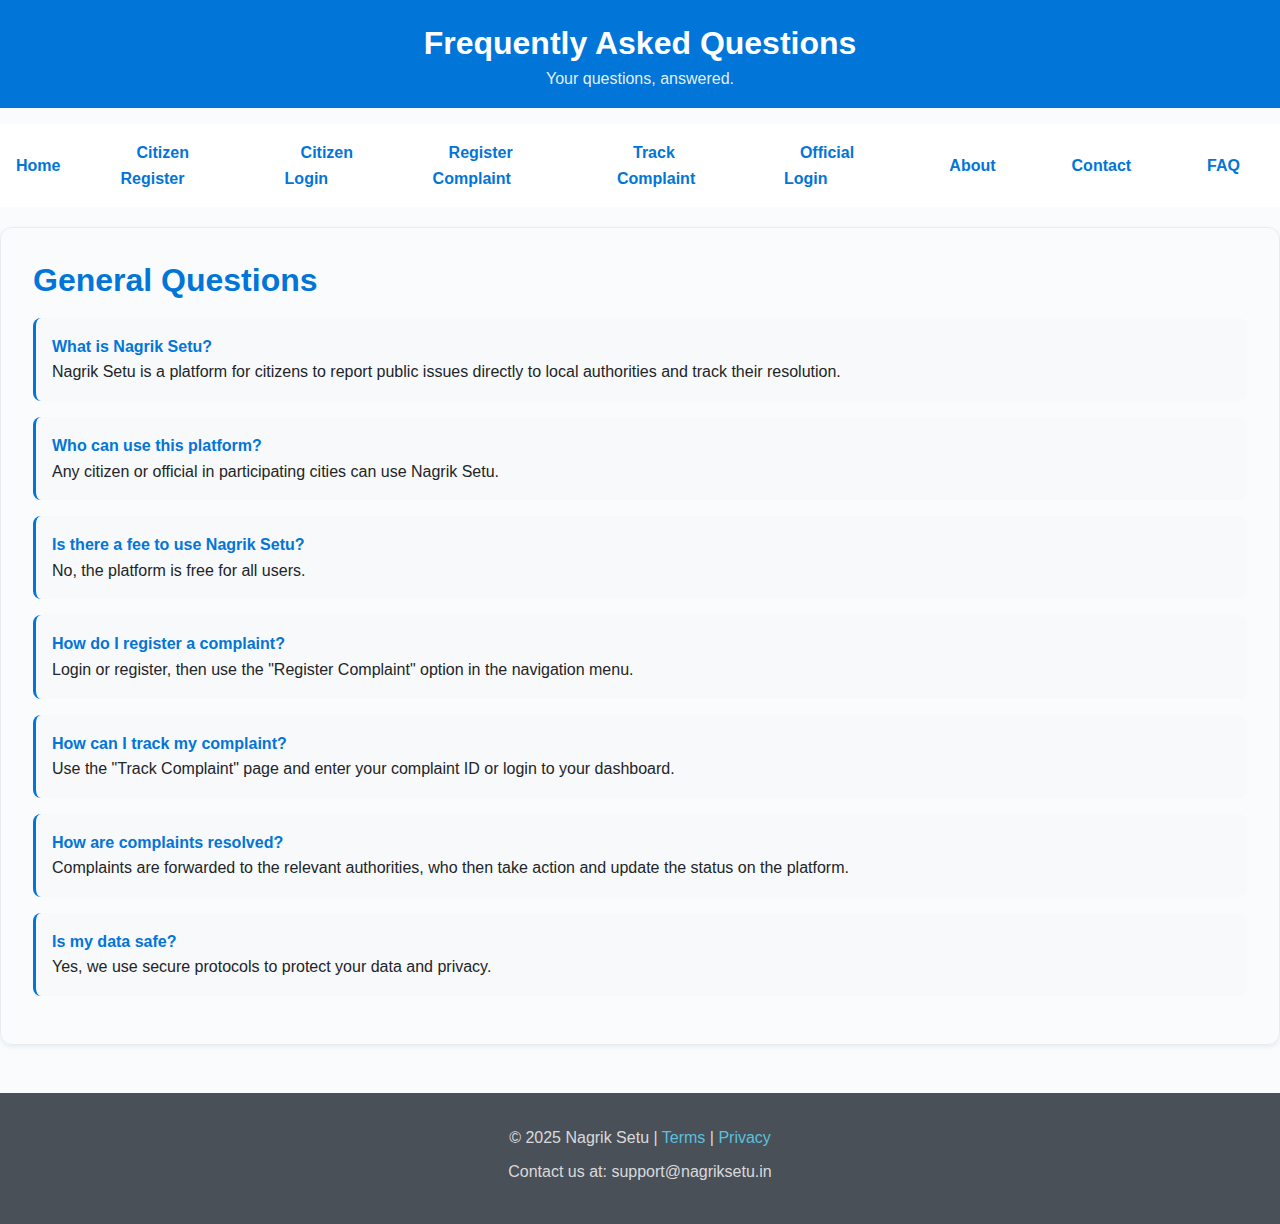
<file: faq.html>
<!DOCTYPE html>
<html lang="en">

<head>
    <meta charset="UTF-8">
    <title>FAQ – Nagrik Setu</title>
    <link rel="stylesheet" href="style.css">
</head>

<body class="home-page">
    <header>
        <h1>Frequently Asked Questions</h1>
        <p>Your questions, answered.</p>
    </header>
    <nav class="faq-nav">
        <div id="home"><a href="index.html">Home</a></div>
        <div id="register"><a href="register.html">Citizen Register</a></div>
        <div id="login"><a href="login.html">Citizen Login</a></div>
        <div id="register-complaint"><a href="register-complaint.html">Register Complaint</a></div>
        <div id="track-complaint"><a href="track-complaint.html">Track Complaint</a></div>
        <div id="official-login"><a href="official-login.html">Official Login</a></div>
        <div id="about"><a href="about.html">About</a></div>
        <div id="contact"><a href="contact.html">Contact</a></div>
        <div id="faq"><a href="faq.html">FAQ</a></div>
    </nav>
    <main>
        <section class="intro">
            <h2>General Questions</h2>
            <ul>
                <li><strong>What is Nagrik Setu?</strong><br>Nagrik Setu is a platform for citizens to report public
                    issues directly to local authorities and track their resolution.</li>
                <li><strong>Who can use this platform?</strong><br>Any citizen or official in participating cities can
                    use Nagrik Setu.</li>
                <li><strong>Is there a fee to use Nagrik Setu?</strong><br>No, the platform is free for all users.</li>
                <li><strong>How do I register a complaint?</strong><br>Login or register, then use the "Register
                    Complaint" option in the navigation menu.</li>
                <li><strong>How can I track my complaint?</strong><br>Use the "Track Complaint" page and enter your
                    complaint ID or login to your dashboard.</li>
                <li><strong>How are complaints resolved?</strong><br>Complaints are forwarded to the relevant
                    authorities, who then take action and update the status on the platform.</li>
                <li><strong>Is my data safe?</strong><br>Yes, we use secure protocols to protect your data and privacy.
                </li>
            </ul>
        </section>
    </main>
    <footer>
        <p>&copy; 2025 Nagrik Setu | <a href="#">Terms</a> | <a href="#">Privacy</a></p>
        <p>Contact us at: support@nagriksetu.in</p>
    </footer>
</body>
<div id="notification" class="popup">Welcome to FAQ section</div>
</body>

</html>
</file>
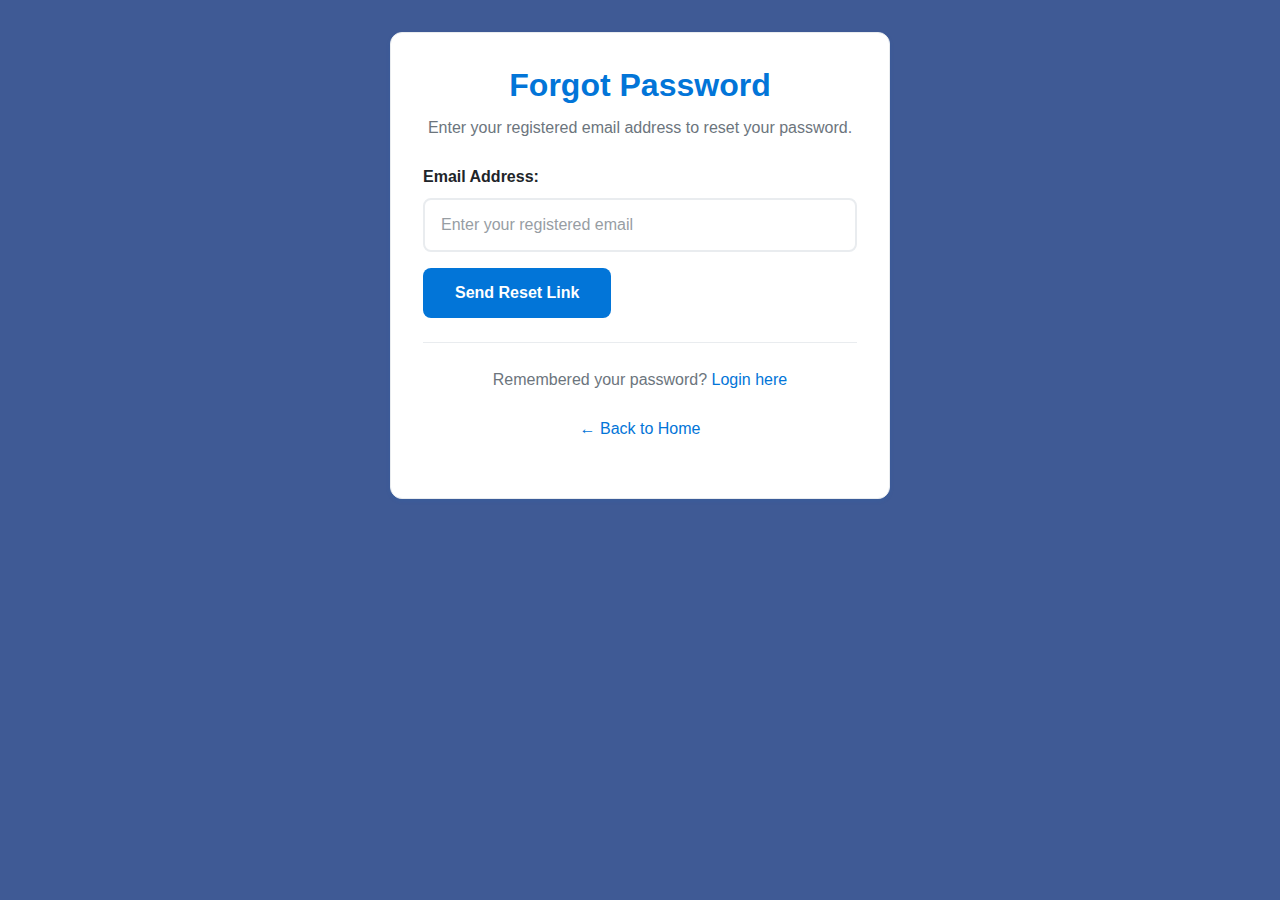
<file: forgetpassword.html>
<!DOCTYPE html>
<html lang="en">
<head>
    <meta charset="UTF-8">
    <title>Forgot Password – Nagrik Setu</title>
    <link rel="stylesheet" href="style.css">
    <style>
        body{
            background-color: rgb(63, 90, 149);
        }
    </style>
</head>
<body class="login-page">
    <div class="form-box citizen-login-box">
        <div class="login-header">
            <h2>Forgot Password</h2>
            <p>Enter your registered email address to reset your password.</p>
        </div>
        <form action="#" method="POST">
            <label for="email">Email Address:</label>
            <input type="email" id="email" name="email" placeholder="Enter your registered email" required>
            <button id="reset-button" type="submit">Send Reset Link</button>
        </form>
        <div class="login-footer">
            <p>Remembered your password? <a href="login.html">Login here</a></p>
            <p><a href="index.html" class="home-link">← Back to Home</a></p>
        </div>
    </div>
</body>
</html>
</file>
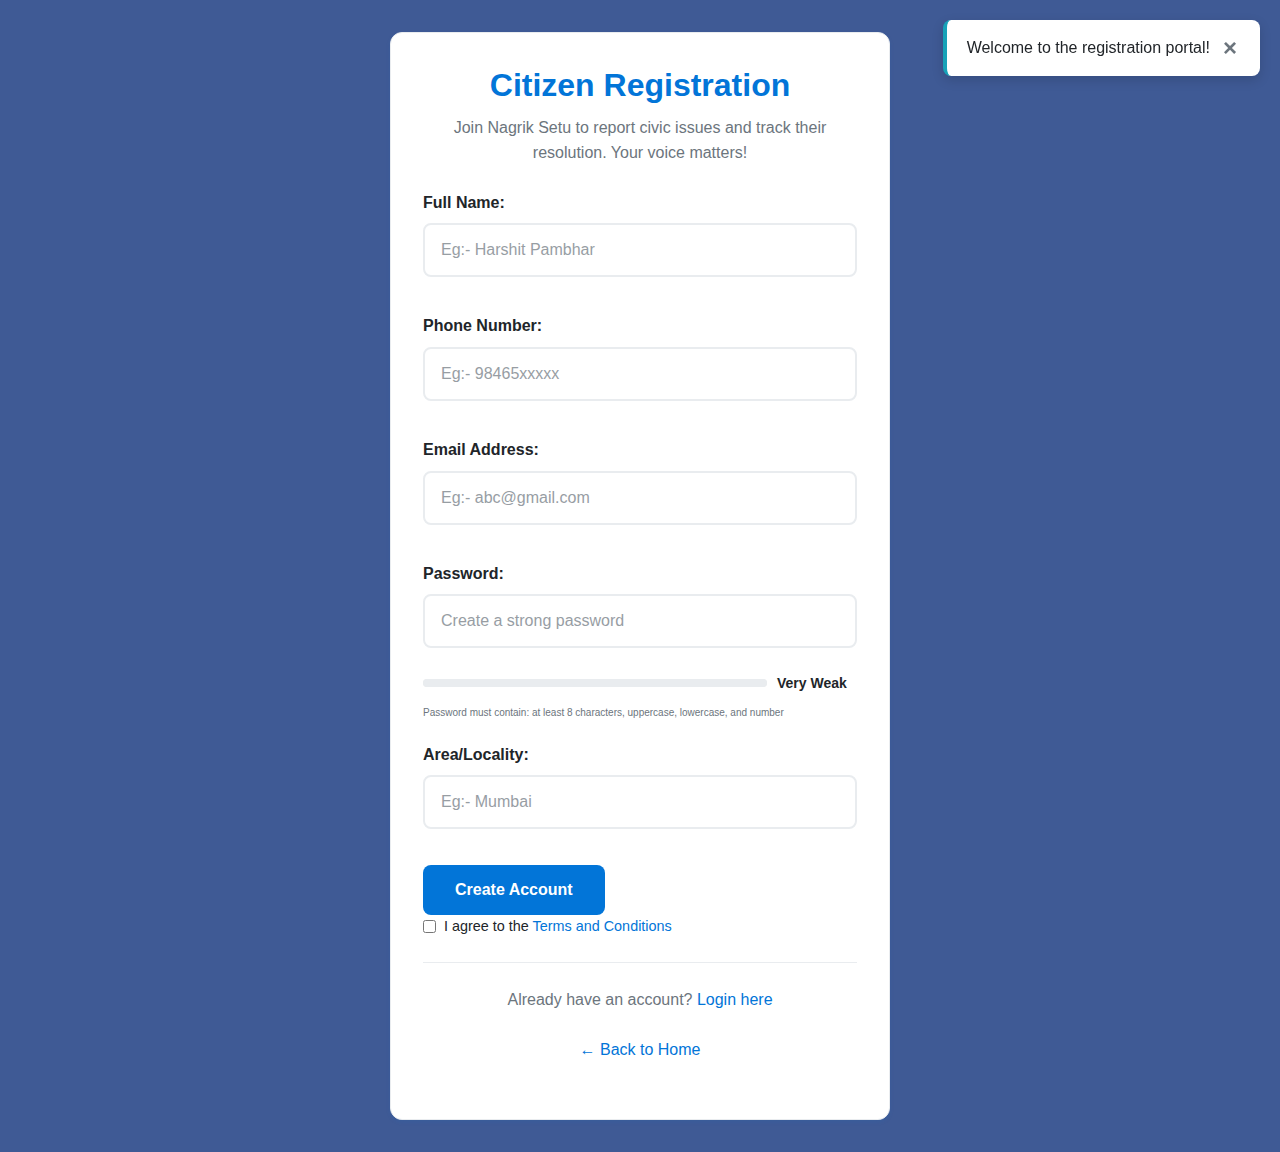
<file: register.html>
<!DOCTYPE html>
<html lang="en">

<head>
    <meta charset="UTF-8">
    <meta name="viewport" content="width=device-width, initial-scale=1.0">
    <title>Citizen Register – Nagrik Setu</title>
    <link rel="stylesheet" href="style.css">
    <style>
        body {
            background-color: rgb(63, 90, 149);
        }

        /* Enhanced validation styles for register page */
        input.error {
            border-color: #dc3545 !important;
            background-color: #fff5f5 !important;
            box-shadow: 0 0 0 0.2rem rgba(220, 53, 69, 0.25) !important;
        }

        input.valid {
            border-color: #28a745 !important;
            background-color: #f8fff9 !important;
            box-shadow: 0 0 0 0.2rem rgba(40, 167, 69, 0.25) !important;
        }

        .form-group {
            margin-bottom: 1.25rem;
        }

        .field-error {
            color: #dc3545 !important;
            font-size: 0.875rem !important;
            margin-top: 0.25rem !important;
            padding: 0.5rem !important;
            background-color: #f8d7da !important;
            border: 1px solid #f5c6cb !important;
            border-radius: 4px !important;
            margin-bottom: 0.5rem !important;
            font-weight: 500 !important;
            display: none;
        }

        .field-success {
            color: #28a745 !important;
            font-size: 0.875rem !important;
            margin-top: 0.25rem !important;
            padding: 0.5rem !important;
            background-color: #d4edda !important;
            border: 1px solid #c3e6cb !important;
            border-radius: 4px !important;
            margin-bottom: 0.5rem !important;
            font-weight: 500 !important;
            display: none;
        }

        .password-strength-container {
            margin-top: 0.5rem;
        }

        .strength-meter-wrapper {
            display: flex;
            align-items: center;
            gap: 10px;
            margin-bottom: 0.5rem;
        }

        #password-strength {
            flex: 1;
            height: 8px;
            border-radius: 4px;
            border: none;
            background: #e9ecef;
        }

        #strength-text {
            font-size: 0.875rem;
            font-weight: 600;
            min-width: 80px;
        }

        .password-requirements {
            font-size: 0.75rem;
            color: #6c757d;
            margin-top: 0.25rem;
        }
    </style>
</head>

<body class="register-page">
    <div class="form-box citizen-register-box">
        <div class="register-header">
            <h2>Citizen Registration</h2>
            <p>Join Nagrik Setu to report civic issues and track their resolution. Your voice matters!</p>
        </div>

        <form id="register-form">
            <div class="form-group">
                <label for="name">Full Name:</label>
                <input type="text" id="name" name="name" placeholder="Eg:- Harshit Pambhar" required>
                <div class="field-error" id="name-error"></div>
                <div class="field-success" id="name-success"></div>
            </div>

            <div class="form-group">
                <label for="phone">Phone Number:</label>
                <input type="tel" id="phone" name="phone" placeholder="Eg:- 98465xxxxx" required>
                <div class="field-error" id="phone-error"></div>
                <div class="field-success" id="phone-success"></div>
            </div>

            <div class="form-group">
                <label for="email">Email Address:</label>
                <input type="email" id="email" name="email" placeholder="Eg:- abc@gmail.com" required>
                <div class="field-error" id="email-error"></div>
                <div class="field-success" id="email-success"></div>
            </div>

            <div class="form-group">
                <label for="password">Password:</label>
                <input type="password" id="password" name="password" placeholder="Create a strong password" required>
                <div class="password-strength-container">
                    <div class="strength-meter-wrapper">
                        <progress id="password-strength" value="0" max="100"></progress>
                        <span id="strength-text">Very Weak</span>
                    </div>
                    <div class="password-requirements">
                        <small>Password must contain: at least 8 characters, uppercase, lowercase, and number</small>
                    </div>
                </div>
                <div class="field-error" id="password-error"></div>
                <div class="field-success" id="password-success"></div>
            </div>

            <div class="form-group">
                <label for="area">Area/Locality:</label>
                <input type="text" id="area" name="area" placeholder="Eg:- Mumbai" required>
                <div class="field-error" id="area-error"></div>
                <div class="field-success" id="area-success"></div>
            </div>


            <button id="register-button" type="submit">Create Account</button>

            <div class="terms">
                <input type="checkbox" id="terms" name="terms" required>
                <label for="terms">I agree to the <a href="#">Terms and Conditions</a></label>
                <div class="field-error" id="terms-error"></div>
            </div>
        </form>

        <div class="register-footer">
            <p>Already have an account? <a href="login.html">Login here</a></p>
            <p><a href="index.html" class="home-link">← Back to Home</a></p>
        </div>

        <div id="success-box"></div>
    </div>

    <script src="register-js/validation.js"></script>
    <script src="register-js/connection.js"></script>
    <script src="script.js"></script>

    <!-- Enhanced validation for register page -->
    <script>
        // Simple validation functions for register page
        function validateNameSimple(name) {
            if (name.trim() === '') {
                return { isValid: false, message: 'Name is required' };
            }
            if (name.length < 2) {
                return { isValid: false, message: 'Name must be at least 2 characters long' };
            }
            if (!/^[a-zA-Z\s]+$/.test(name)) {
                return { isValid: false, message: 'Name can only contain letters and spaces' };
            }
            return { isValid: true, message: 'Name looks good!' };
        }

        function validateEmailSimple(email) {
            if (email.trim() === '') {
                return { isValid: false, message: 'Email is required' };
            }
            const emailRegex = /^[a-zA-Z0-9._%+-]+@([a-zA-Z]+(-?[a-zA-Z]+)*\.)+[a-zA-Z]{2,}$/;
            if (!emailRegex.test(email)) {
                return { isValid: false, message: 'Please enter a valid email address' };
            }
            return { isValid: true, message: 'Email looks good!' };
        }
        function validatePhoneSimple(phone) {
            if (phone.trim() === '') {
                return { isValid: false, message: 'Phone number is required' };
            }
            if (!/^\d{10}$/.test(phone.replace(/\s/g, ''))) {
                return { isValid: false, message: 'Phone number must be exactly 10 digits' };
            }
            return { isValid: true, message: 'Phone looks good!' };
        }

        function validatePasswordSimple(password) {
            if (password.trim() === '') {
                return { isValid: false, message: 'Password is required' };
            }
            if (password.length < 8) {
                return { isValid: false, message: 'Password must be at least 8 characters long' };
            }
            if (!/[A-Z]/.test(password)) {
                return { isValid: false, message: 'Password must contain at least one uppercase letter' };
            }
            if (!/[a-z]/.test(password)) {
                return { isValid: false, message: 'Password must contain at least one lowercase letter' };
            }
            if (!/\d/.test(password)) {
                return { isValid: false, message: 'Password must contain at least one number' };
            }
            return { isValid: true, message: 'Password looks good!' };
        }

        function validateAreaSimple(area) {
            if (area.trim() === '') {
                return { isValid: false, message: 'Area/Locality is required' };
            }
            if (area.length < 2) {
                return { isValid: false, message: 'Area must be at least 2 characters long' };
            }
            return { isValid: true, message: 'Area looks good!' };
        }

        function updatePasswordStrengthSimple(password) {
            const strengthMeter = document.getElementById('password-strength');
            const strengthText = document.getElementById('strength-text');

            if (!strengthMeter || !strengthText) return;

            let strength = 0;
            if (password.length >= 8) strength += 25;
            if (/[A-Z]/.test(password)) strength += 25;
            if (/[a-z]/.test(password)) strength += 25;
            if (/\d/.test(password)) strength += 25;

            strengthMeter.value = strength;

            let color = '#dc3545';
            let text = 'Very Weak';

            if (strength >= 100) {
                color = '#20c997';
                text = 'Very Strong';
            } else if (strength >= 75) {
                color = '#28a745';
                text = 'Strong';
            } else if (strength >= 50) {
                color = '#ffc107';
                text = 'Medium';
            } else if (strength >= 25) {
                color = '#fd7e14';
                text = 'Weak';
            }

            strengthText.textContent = text;
            strengthText.style.color = color;
            strengthMeter.style.accentColor = color;
        }

        function validateFieldSimple(field, validationFunction) {
            const value = field.value;
            const result = validationFunction(value);

            const errorElement = document.getElementById(field.id + '-error');
            const successElement = document.getElementById(field.id + '-success');

            // Clear previous messages
            if (errorElement) errorElement.style.display = 'none';
            if (successElement) successElement.style.display = 'none';

            // Remove previous classes
            field.classList.remove('error', 'valid');

            if (!result.isValid) {
                field.classList.add('error');
                if (errorElement) {
                    errorElement.textContent = result.message;
                    errorElement.style.display = 'block';
                }
                return false;
            } else {
                field.classList.add('valid');
                if (successElement) {
                    successElement.textContent = result.message;
                    successElement.style.display = 'block';
                }
                return true;
            }
        }

        // Initialize enhanced validation for register page
        document.addEventListener('DOMContentLoaded', function () {
            console.log('Register page loaded with enhanced validation');

            const inputs = document.querySelectorAll('input[type="text"], input[type="email"], input[type="tel"], input[type="password"]');
            const inputMap = {
                name: validateNameSimple,
                email: validateEmailSimple,
                phone: validatePhoneSimple,
                password: validatePasswordSimple,
                area: validateAreaSimple
            };

            inputs.forEach(input => {
                const fieldId = input.id;
                const validator = inputMap[fieldId];

                if (validator) {
                    input.addEventListener('input', function () {
                        validateFieldSimple(this, validator);
                        if (fieldId === 'password') {
                            updatePasswordStrengthSimple(this.value);
                        }
                    });
                }
            });
        });

        // Enhanced form submission with validation
        const registerForm = document.getElementById('register-form');
        if (registerForm) {
            registerForm.addEventListener('submit', function (e) {
                e.preventDefault();
                console.log('Register form submitted');

                // Validate all fields
                const nameValid = validateFieldSimple(document.getElementById('name'), validateNameSimple);
                const emailValid = validateFieldSimple(document.getElementById('email'), validateEmailSimple);
                const phoneValid = validateFieldSimple(document.getElementById('phone'), validatePhoneSimple);
                const passwordValid = validateFieldSimple(document.getElementById('password'), validatePasswordSimple);
                const areaValid = validateFieldSimple(document.getElementById('area'), validateAreaSimple);

                let isValid = nameValid && emailValid && phoneValid && passwordValid && areaValid;

                // Check terms agreement
                const terms = document.getElementById('terms');
                if (!terms.checked) {
                    const termsError = document.getElementById('terms-error');
                    if (termsError) {
                        termsError.textContent = 'You must agree to the terms and conditions';
                        termsError.style.display = 'block';
                    }
                    isValid = false;
                } else {
                    const termsError = document.getElementById('terms-error');
                    if (termsError) {
                        termsError.style.display = 'none';
                    }
                }

                if (!isValid) {
                    console.log('Form validation failed - submission blocked');
                    // Show notification if available
                    if (typeof showNotification === 'function') {
                        showNotification('❌ Please fix the errors highlighted in red above.', 'error');
                    }
                    return;
                }

                console.log('Form validation passed - proceeding with submission');

                // Show loading state
                const submitButton = this.querySelector('button[type="submit"]');
                const originalText = submitButton.textContent;
                submitButton.textContent = 'Creating Account...';
                submitButton.disabled = true;

                // Simulate form submission
                setTimeout(() => {
                    const formData = new FormData(this);
                    const mockData = {
                        success: true,
                        name: formData.get('name'),
                        area: formData.get('area'),
                        phone: formData.get('phone'),
                        email: formData.get('email')
                    };

                    if (typeof showNotification === 'function') {
                        showNotification('✅ Registration successful! Welcome to Nagrik Setu.', 'success');
                    }
                    if (typeof displaySuccessCard === 'function') {
                        displaySuccessCard(mockData);
                    }
                    this.style.display = 'none';

                    // Reset button state
                    submitButton.textContent = originalText;
                    submitButton.disabled = false;
                }, 1500);
            });
        }
    </script>
    <div id="notification" class="popup"></div>
</body>

</html>
</file>
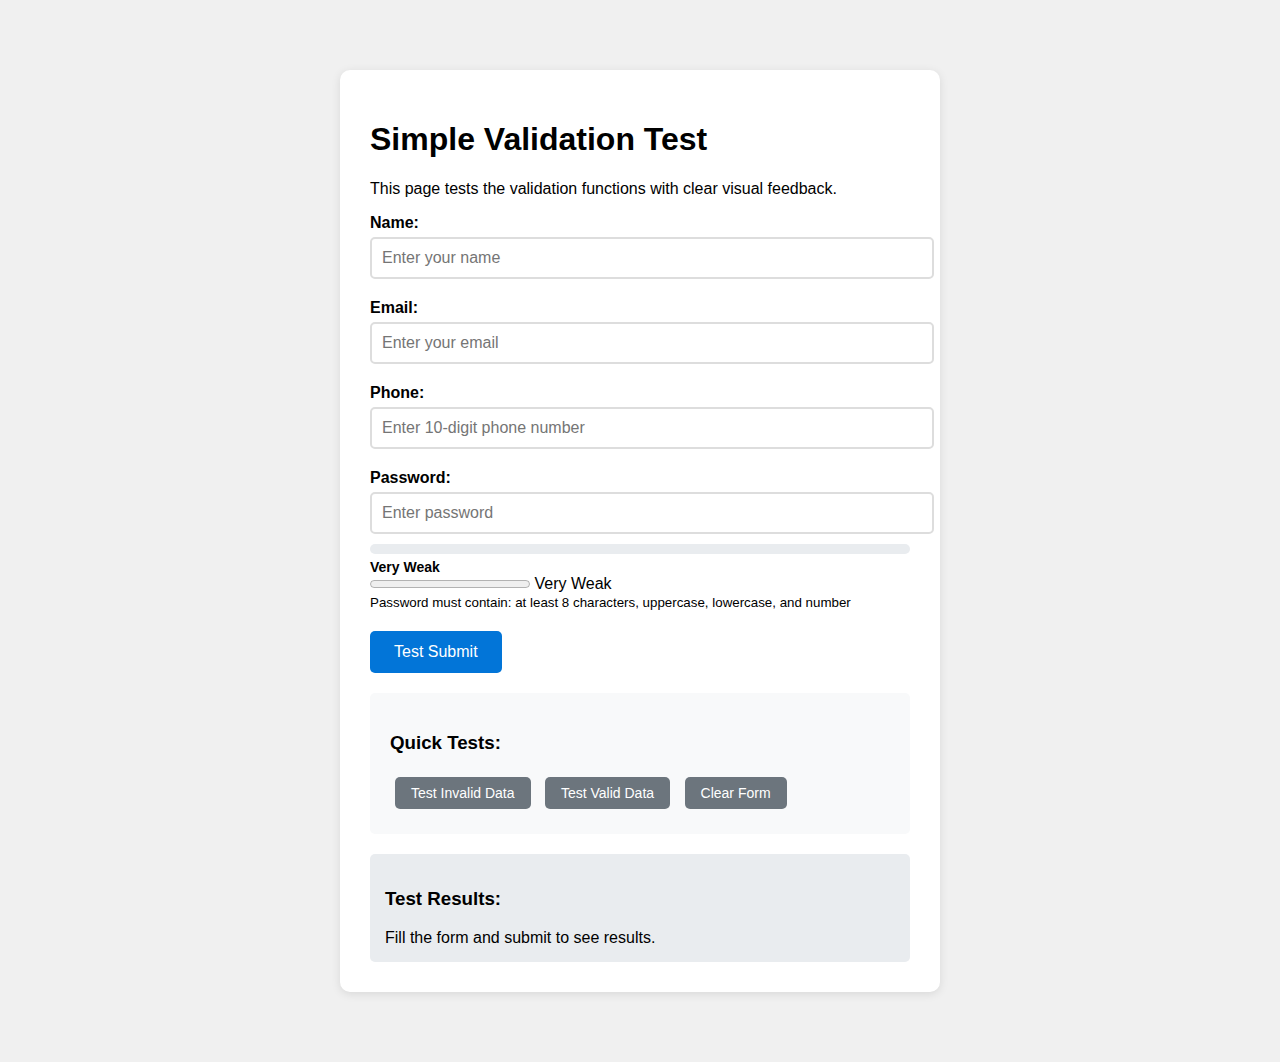
<file: simple-test.html>
<!DOCTYPE html>
<html lang="en">
<head>
    <meta charset="UTF-8">
    <meta name="viewport" content="width=device-width, initial-scale=1.0">
    <title>Simple Validation Test</title>
    <style>
        body {
            font-family: Arial, sans-serif;
            max-width: 600px;
            margin: 50px auto;
            padding: 20px;
            background: #f0f0f0;
        }
        .form-container {
            background: white;
            padding: 30px;
            border-radius: 10px;
            box-shadow: 0 2px 10px rgba(0,0,0,0.1);
        }
        .form-group {
            margin-bottom: 20px;
        }
        label {
            display: block;
            margin-bottom: 5px;
            font-weight: bold;
        }
        input {
            width: 100%;
            padding: 10px;
            border: 2px solid #ddd;
            border-radius: 5px;
            font-size: 16px;
        }
        input.error {
            border-color: #dc3545;
            background-color: #fff5f5;
        }
        input.valid {
            border-color: #28a745;
            background-color: #f8fff9;
        }
        .error-message {
            color: #dc3545;
            font-size: 14px;
            margin-top: 5px;
            padding: 5px;
            background: #f8d7da;
            border: 1px solid #f5c6cb;
            border-radius: 3px;
            display: none;
        }
        .success-message {
            color: #28a745;
            font-size: 14px;
            margin-top: 5px;
            padding: 5px;
            background: #d4edda;
            border: 1px solid #c3e6cb;
            border-radius: 3px;
            display: none;
        }
        button {
            background: #0275d8;
            color: white;
            border: none;
            padding: 12px 24px;
            border-radius: 5px;
            font-size: 16px;
            cursor: pointer;
        }
        button:hover {
            background: #025aa5;
        }
        .password-strength {
            margin-top: 10px;
        }
        .strength-meter {
            width: 100%;
            height: 10px;
            background: #e9ecef;
            border-radius: 5px;
            overflow: hidden;
        }
        .strength-fill {
            height: 100%;
            transition: width 0.3s ease;
        }
        .strength-text {
            margin-top: 5px;
            font-size: 14px;
            font-weight: bold;
        }
        .test-buttons {
            margin-top: 20px;
            padding: 20px;
            background: #f8f9fa;
            border-radius: 5px;
        }
        .test-btn {
            background: #6c757d;
            margin: 5px;
            padding: 8px 16px;
            font-size: 14px;
        }
    </style>
</head>
<body>
    <div class="form-container">
        <h1>Simple Validation Test</h1>
        <p>This page tests the validation functions with clear visual feedback.</p>
        
        <form id="test-form">
            <div class="form-group">
                <label for="name">Name:</label>
                <input type="text" id="name" name="name" placeholder="Enter your name">
                <div class="error-message" id="name-error"></div>
                <div class="success-message" id="name-success"></div>
            </div>
            
            <div class="form-group">
                <label for="email">Email:</label>
                <input type="email" id="email" name="email" placeholder="Enter your email">
                <div class="error-message" id="email-error"></div>
                <div class="success-message" id="email-success"></div>
            </div>
            
            <div class="form-group">
                <label for="phone">Phone:</label>
                <input type="tel" id="phone" name="phone" placeholder="Enter 10-digit phone number">
                <div class="error-message" id="phone-error"></div>
                <div class="success-message" id="phone-success"></div>
            </div>
            
            <div class="form-group">
                <label for="password">Password:</label>
                <input type="password" id="password" name="password" placeholder="Enter password">
                <div class="password-strength">
                    <div class="strength-meter">
                        <div class="strength-fill" id="strength-fill"></div>
                    </div>
                    <div class="strength-text" id="strength-text">Very Weak</div>
                </div>
                <div class="error-message" id="password-error"></div>
                <div class="success-message" id="password-success"></div>
            </div>
            
            <button type="submit">Test Submit</button>
        </form>
        
        <div class="test-buttons">
            <h3>Quick Tests:</h3>
            <button class="test-btn" onclick="testInvalidData()">Test Invalid Data</button>
            <button class="test-btn" onclick="testValidData()">Test Valid Data</button>
            <button class="test-btn" onclick="clearForm()">Clear Form</button>
        </div>
        
        <div id="results" style="margin-top: 20px; padding: 15px; background: #e9ecef; border-radius: 5px;">
            <h3>Test Results:</h3>
            <div id="results-content">Fill the form and submit to see results.</div>
        </div>
    </div>

    <script src="register-js/validation.js"></script>
    <script src="register-js/connection.js"></script>
    
    <script>
        // Simple validation functions for testing
        function validateNameSimple(name) {
            if (name.trim() === '') {
                return { isValid: false, message: 'Name is required' };
            }
            if (name.length < 2) {
                return { isValid: false, message: 'Name must be at least 2 characters long' };
            }
            if (!/^[a-zA-Z\s]+$/.test(name)) {
                return { isValid: false, message: 'Name can only contain letters and spaces' };
            }
            return { isValid: true, message: 'Name looks good!' };
        }

        function validateEmailSimple(email) {
            if (email.trim() === '') {
                return { isValid: false, message: 'Email is required' };
            }
            const emailRegex = /^[^\s@]+@[^\s@]+\.[^\s@]+$/;
            if (!emailRegex.test(email)) {
                return { isValid: false, message: 'Please enter a valid email address' };
            }
            return { isValid: true, message: 'Email looks good!' };
        }

        function validatePhoneSimple(phone) {
            if (phone.trim() === '') {
                return { isValid: false, message: 'Phone number is required' };
            }
            if (!/^\d{10}$/.test(phone.replace(/\s/g, ''))) {
                return { isValid: false, message: 'Phone number must be exactly 10 digits' };
            }
            return { isValid: true, message: 'Phone looks good!' };
        }

        function validatePasswordSimple(password) {
            if (password.trim() === '') {
                return { isValid: false, message: 'Password is required' };
            }
            if (password.length < 8) {
                return { isValid: false, message: 'Password must be at least 8 characters long' };
            }
            if (!/[A-Z]/.test(password)) {
                return { isValid: false, message: 'Password must contain at least one uppercase letter' };
            }
            if (!/[a-z]/.test(password)) {
                return { isValid: false, message: 'Password must contain at least one lowercase letter' };
            }
            if (!/\d/.test(password)) {
                return { isValid: false, message: 'Password must contain at least one number' };
            }
            return { isValid: true, message: 'Password looks good!' };
        }

        function updatePasswordStrengthSimple(password) {
            const strengthFill = document.getElementById('strength-fill');
            const strengthText = document.getElementById('strength-text');
            
            let strength = 0;
            if (password.length >= 8) strength += 25;
            if (/[A-Z]/.test(password)) strength += 25;
            if (/[a-z]/.test(password)) strength += 25;
            if (/\d/.test(password)) strength += 25;
            
            strengthFill.style.width = strength + '%';
            
            let color = '#dc3545';
            let text = 'Very Weak';
            
            if (strength >= 100) {
                color = '#20c997';
                text = 'Very Strong';
            } else if (strength >= 75) {
                color = '#28a745';
                text = 'Strong';
            } else if (strength >= 50) {
                color = '#ffc107';
                text = 'Medium';
            } else if (strength >= 25) {
                color = '#fd7e14';
                text = 'Weak';
            }
            
            strengthFill.style.backgroundColor = color;
            strengthText.textContent = text;
            strengthText.style.color = color;
        }

        function validateFieldSimple(field, validationFunction) {
            const value = field.value;
            const result = validationFunction(value);
            
            const errorElement = document.getElementById(field.id + '-error');
            const successElement = document.getElementById(field.id + '-success');
            
            // Clear previous messages
            if (errorElement) errorElement.style.display = 'none';
            if (successElement) successElement.style.display = 'none';
            
            // Remove previous classes
            field.classList.remove('error', 'valid');
            
            if (!result.isValid) {
                field.classList.add('error');
                if (errorElement) {
                    errorElement.textContent = result.message;
                    errorElement.style.display = 'block';
                }
                return false;
            } else {
                field.classList.add('valid');
                if (successElement) {
                    successElement.textContent = result.message;
                    successElement.style.display = 'block';
                }
                return true;
            }
        }

        // Initialize form
        document.addEventListener('DOMContentLoaded', function() {
            console.log('Simple test page loaded');
            
            const inputs = document.querySelectorAll('input');
            inputs.forEach(input => {
                input.addEventListener('input', function() {
                    console.log('Input event:', this.id, this.value);
                    
                    switch(this.id) {
                        case 'name':
                            validateFieldSimple(this, validateNameSimple);
                            break;
                        case 'email':
                            validateFieldSimple(this, validateEmailSimple);
                            break;
                        case 'phone':
                            validateFieldSimple(this, validatePhoneSimple);
                            break;
                        case 'password':
                            validateFieldSimple(this, validatePasswordSimple);
                            updatePasswordStrengthSimple(this.value);
                            break;
                    }
                });
            });
            
            const form = document.getElementById('test-form');
            form.addEventListener('submit', function(e) {
                e.preventDefault();
                console.log('Form submitted');
                
                let isValid = true;
                isValid = validateFieldSimple(document.getElementById('name'), validateNameSimple) && isValid;
                isValid = validateFieldSimple(document.getElementById('email'), validateEmailSimple) && isValid;
                isValid = validateFieldSimple(document.getElementById('phone'), validatePhoneSimple) && isValid;
                isValid = validateFieldSimple(document.getElementById('password'), validatePasswordSimple) && isValid;
                
                const resultsContent = document.getElementById('results-content');
                if (isValid) {
                    resultsContent.innerHTML = '<strong style="color: #28a745;">✅ Form is valid! All fields passed validation.</strong>';
                } else {
                    resultsContent.innerHTML = '<strong style="color: #dc3545;">❌ Form has errors. Please fix the highlighted fields above.</strong>';
                }
            });
        });

        // Test functions
        function testInvalidData() {
            document.getElementById('name').value = '123';
            document.getElementById('email').value = 'invalid';
            document.getElementById('phone').value = '123';
            document.getElementById('password').value = 'weak';
            
            // Trigger validation
            document.getElementById('name').dispatchEvent(new Event('input'));
            document.getElementById('email').dispatchEvent(new Event('input'));
            document.getElementById('phone').dispatchEvent(new Event('input'));
            document.getElementById('password').dispatchEvent(new Event('input'));
        }

        function testValidData() {
            document.getElementById('name').value = 'John Doe';
            document.getElementById('email').value = 'john@example.com';
            document.getElementById('phone').value = '1234567890';
            document.getElementById('password').value = 'StrongPass123';
            
            // Trigger validation
            document.getElementById('name').dispatchEvent(new Event('input'));
            document.getElementById('email').dispatchEvent(new Event('input'));
            document.getElementById('phone').dispatchEvent(new Event('input'));
            document.getElementById('password').dispatchEvent(new Event('input'));
        }

        function clearForm() {
            document.getElementById('test-form').reset();
            document.querySelectorAll('.error-message, .success-message').forEach(el => {
                el.style.display = 'none';
            });
            document.querySelectorAll('input').forEach(input => {
                input.classList.remove('error', 'valid');
            });
            document.getElementById('strength-fill').style.width = '0%';
            document.getElementById('strength-text').textContent = 'Very Weak';
            document.getElementById('results-content').innerHTML = 'Fill the form and submit to see results.';
        }
    </script>
</body>
</html>
</file>
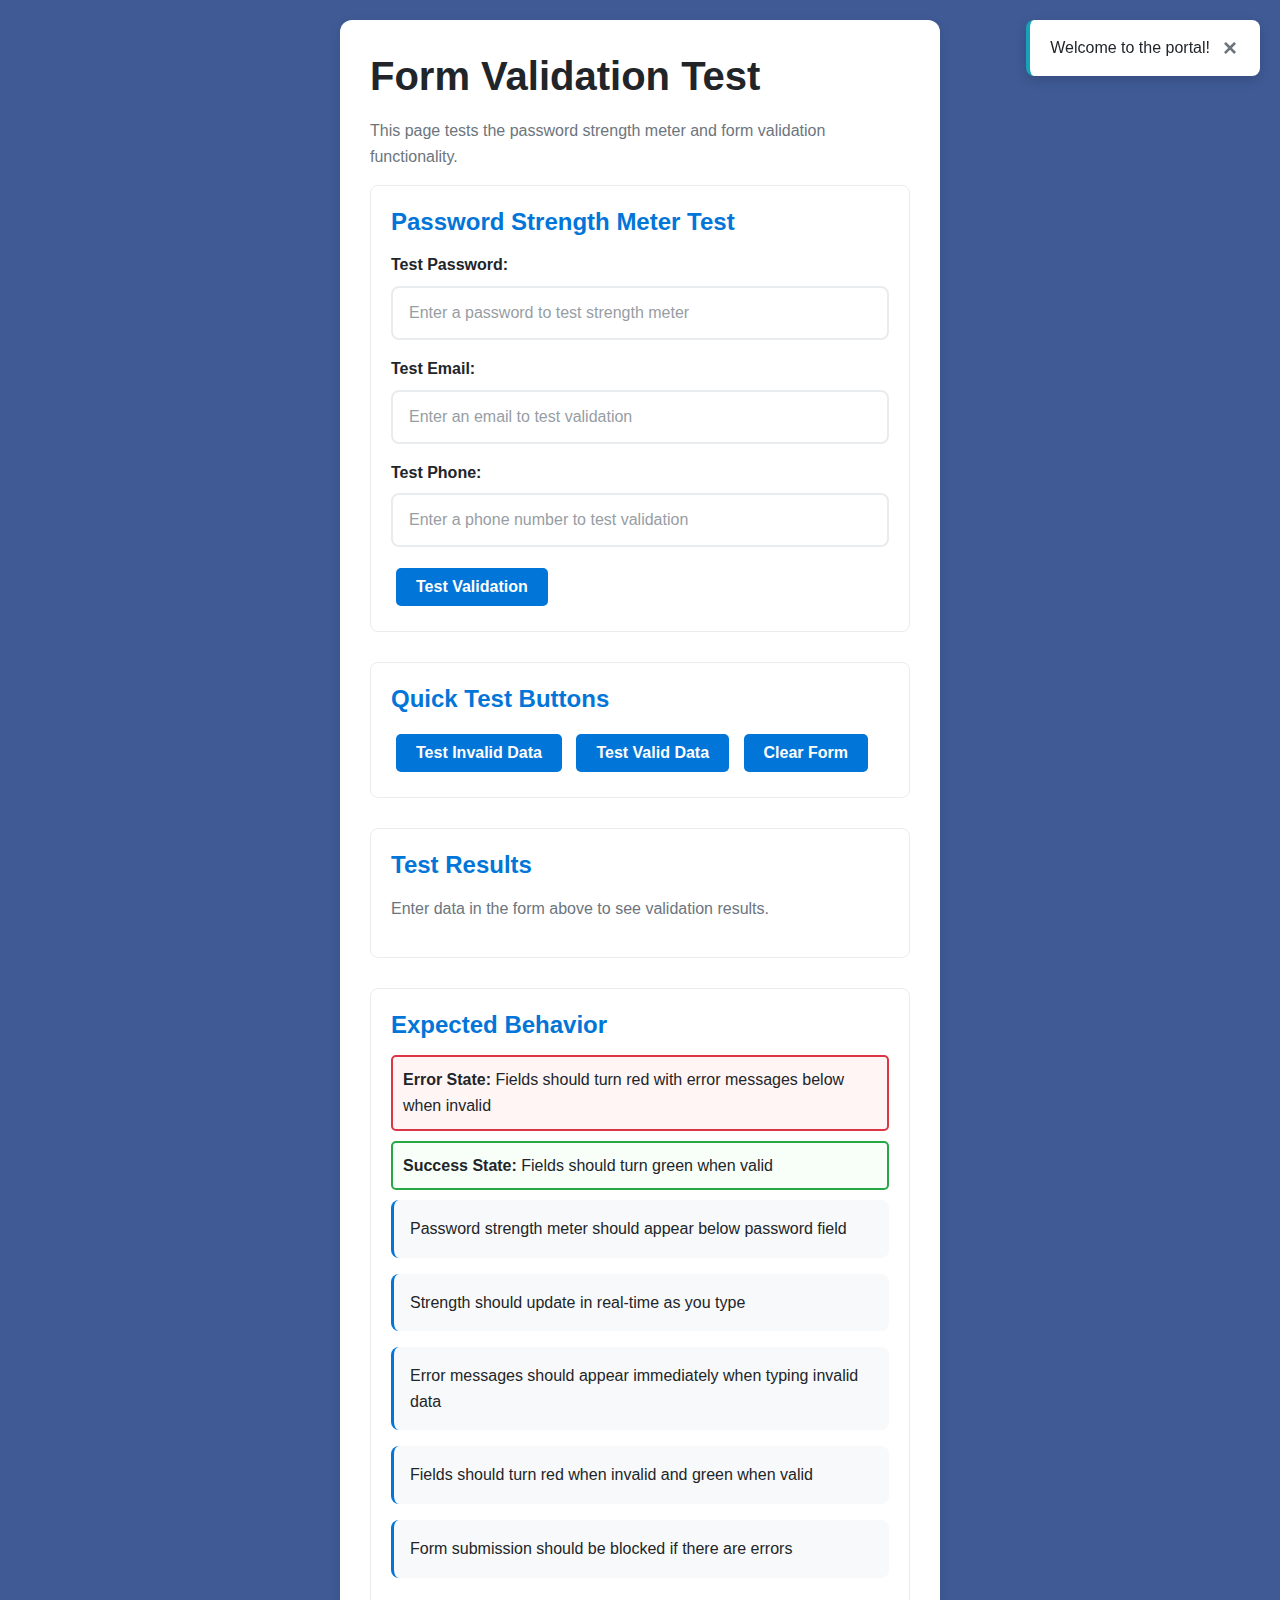
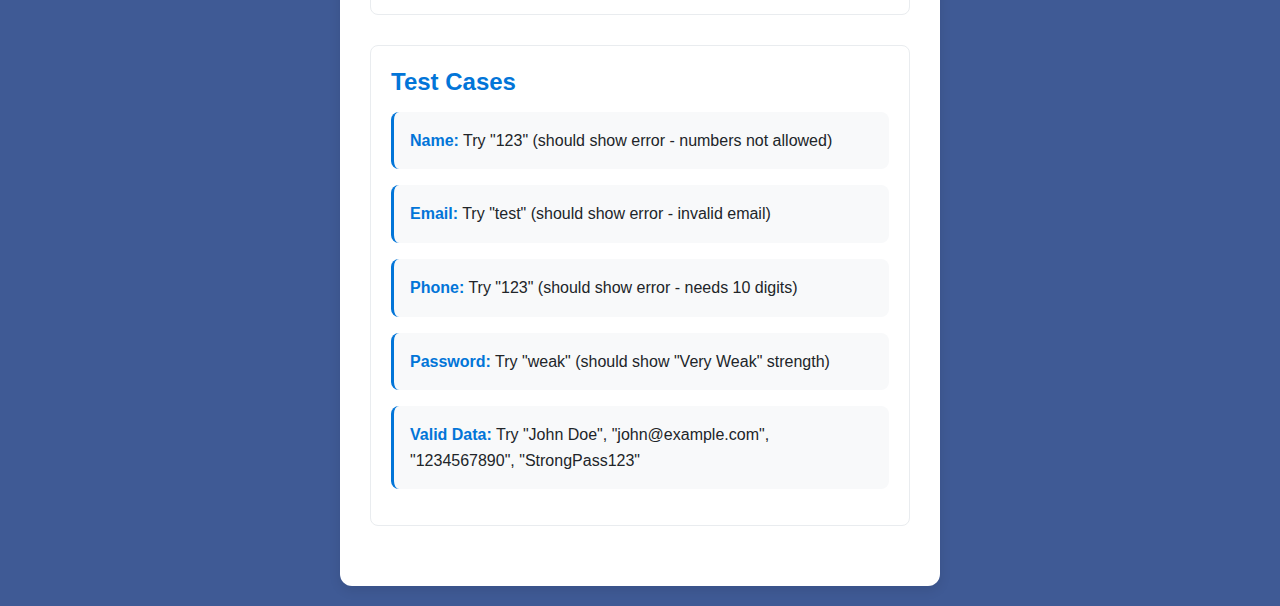
<file: test-validation.html>
<!DOCTYPE html>
<html lang="en">
<head>
    <meta charset="UTF-8">
    <meta name="viewport" content="width=device-width, initial-scale=1.0">
    <title>Test Validation - Nagrik Setu</title>
    <link rel="stylesheet" href="style.css">
    <style>
        body {
            background-color: rgb(63, 90, 149);
            padding: 20px;
        }
        .test-container {
            max-width: 600px;
            margin: 0 auto;
            background: white;
            padding: 30px;
            border-radius: 12px;
            box-shadow: 0 4px 12px rgba(0,0,0,0.1);
        }
        .test-section {
            margin-bottom: 30px;
            padding: 20px;
            border: 1px solid #e9ecef;
            border-radius: 8px;
        }
        .test-section h3 {
            color: #0275d8;
            margin-bottom: 15px;
        }
        .test-button {
            background: #0275d8;
            color: white;
            border: none;
            padding: 10px 20px;
            border-radius: 5px;
            cursor: pointer;
            margin: 5px;
        }
        .test-button:hover {
            background: #025aa5;
        }
        .error-demo {
            border: 2px solid #dc3545;
            background: #fff5f5;
            padding: 10px;
            margin: 10px 0;
            border-radius: 5px;
        }
        .success-demo {
            border: 2px solid #28a745;
            background: #f8fff9;
            padding: 10px;
            margin: 10px 0;
            border-radius: 5px;
        }
    </style>
</head>
<body>
    <div class="test-container">
        <h1>Form Validation Test</h1>
        <p>This page tests the password strength meter and form validation functionality.</p>
        
        <div class="test-section">
            <h3>Password Strength Meter Test</h3>
            <form id="test-form">
                <label for="test-password">Test Password:</label>
                <input type="password" id="test-password" name="test-password" placeholder="Enter a password to test strength meter">
                <div class="field-error" id="test-password-error"></div>
                
                <label for="test-email">Test Email:</label>
                <input type="email" id="test-email" name="test-email" placeholder="Enter an email to test validation">
                <div class="field-error" id="test-email-error"></div>
                
                <label for="test-phone">Test Phone:</label>
                <input type="tel" id="test-phone" name="test-phone" placeholder="Enter a phone number to test validation">
                <div class="field-error" id="test-phone-error"></div>
                
                <button type="submit" class="test-button">Test Validation</button>
            </form>
        </div>
        
        <div class="test-section">
            <h3>Quick Test Buttons</h3>
            <button class="test-button" onclick="testInvalidData()">Test Invalid Data</button>
            <button class="test-button" onclick="testValidData()">Test Valid Data</button>
            <button class="test-button" onclick="clearForm()">Clear Form</button>
        </div>
        
        <div class="test-section">
            <h3>Test Results</h3>
            <div id="test-results">
                <p>Enter data in the form above to see validation results.</p>
            </div>
        </div>
        
        <div class="test-section">
            <h3>Expected Behavior</h3>
            <div class="error-demo">
                <strong>Error State:</strong> Fields should turn red with error messages below when invalid
            </div>
            <div class="success-demo">
                <strong>Success State:</strong> Fields should turn green when valid
            </div>
            <ul>
                <li>Password strength meter should appear below password field</li>
                <li>Strength should update in real-time as you type</li>
                <li>Error messages should appear immediately when typing invalid data</li>
                <li>Fields should turn red when invalid and green when valid</li>
                <li>Form submission should be blocked if there are errors</li>
            </ul>
        </div>
        
        <div class="test-section">
            <h3>Test Cases</h3>
            <ul>
                <li><strong>Name:</strong> Try "123" (should show error - numbers not allowed)</li>
                <li><strong>Email:</strong> Try "test" (should show error - invalid email)</li>
                <li><strong>Phone:</strong> Try "123" (should show error - needs 10 digits)</li>
                <li><strong>Password:</strong> Try "weak" (should show "Very Weak" strength)</li>
                <li><strong>Valid Data:</strong> Try "John Doe", "john@example.com", "1234567890", "StrongPass123"</li>
            </ul>
        </div>
    </div>

    <script src="register-js/validation.js"></script>
    <script src="register-js/connection.js"></script>
    <script src="script.js"></script>
    
    <script>
        // Additional test functionality
        document.addEventListener('DOMContentLoaded', function() {
            console.log('Test page loaded');
            
            const testForm = document.getElementById('test-form');
            const testResults = document.getElementById('test-results');
            
            testForm.addEventListener('submit', function(e) {
                e.preventDefault();
                
                const password = document.getElementById('test-password').value;
                const email = document.getElementById('test-email').value;
                const phone = document.getElementById('test-phone').value;
                
                let results = '<h4>Validation Results:</h4><ul>';
                
                // Test password strength
                const passwordResult = checkPasswordStrength(password);
                results += `<li>Password Strength: ${passwordResult.strength}%</li>`;
                
                // Test email validation
                const emailResult = validateEmail(email);
                results += `<li>Email Valid: ${emailResult.isValid ? 'Yes' : 'No'} - ${emailResult.message}</li>`;
                
                // Test phone validation
                const phoneResult = validatePhone(phone);
                results += `<li>Phone Valid: ${phoneResult.isValid ? 'Yes' : 'No'} - ${phoneResult.message}</li>`;
                
                results += '</ul>';
                testResults.innerHTML = results;
            });
        });
        
        // Test functions
        function testInvalidData() {
            document.getElementById('test-password').value = 'weak';
            document.getElementById('test-email').value = 'invalid';
            document.getElementById('test-phone').value = '123';
            
            // Trigger validation
            document.getElementById('test-password').dispatchEvent(new Event('input'));
            document.getElementById('test-email').dispatchEvent(new Event('input'));
            document.getElementById('test-phone').dispatchEvent(new Event('input'));
        }
        
        function testValidData() {
            document.getElementById('test-password').value = 'StrongPass123';
            document.getElementById('test-email').value = 'john@example.com';
            document.getElementById('test-phone').value = '1234567890';
            
            // Trigger validation
            document.getElementById('test-password').dispatchEvent(new Event('input'));
            document.getElementById('test-email').dispatchEvent(new Event('input'));
            document.getElementById('test-phone').dispatchEvent(new Event('input'));
        }
        
        function clearForm() {
            document.getElementById('test-form').reset();
            document.querySelectorAll('.field-error').forEach(error => {
                error.style.display = 'none';
            });
            document.querySelectorAll('input').forEach(input => {
                input.classList.remove('error', 'valid');
            });
            document.getElementById('test-results').innerHTML = '<p>Form cleared. Enter data to test validation.</p>';
        }
    </script>
</body>
</html>
</file>
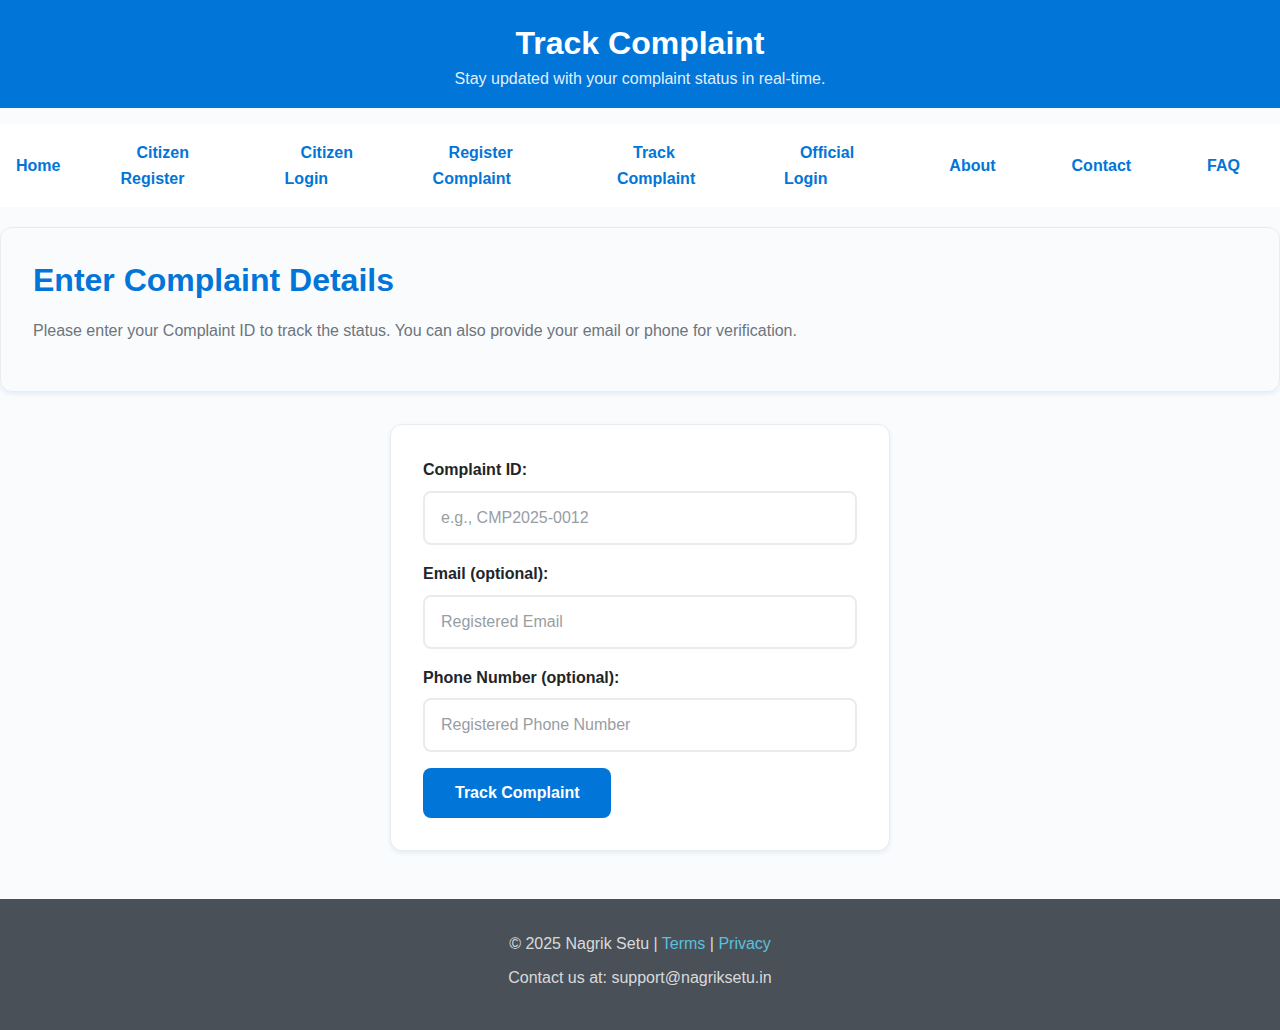
<file: track-complaint.html>
<!DOCTYPE html>
<html lang="en">

<head>
  <meta charset="UTF-8">
  <title>Track Complaint – Nagrik Setu</title>
  <link rel="stylesheet" href="style.css">
</head>

<body class="home-page">
  <header>
    <h1>Track Complaint</h1>
    <p>Stay updated with your complaint status in real-time.</p>
  </header>

  <nav class="track-nav">
    <div><a href="index.html">Home</a></div>
    <div><a href="register.html">Citizen Register</a></div>
    <div><a href="login.html">Citizen Login</a></div>
    <div><a href="register-complaint.html">Register Complaint</a></div>
    <div><a href="track-complaint.html">Track Complaint</a></div>
    <div><a href="official-login.html">Official Login</a></div>
    <div><a href="about.html">About</a></div>
    <div><a href="contact.html">Contact</a></div>
    <div><a href="faq.html">FAQ</a></div>
  </nav>

  <main>
    <section class="intro">
      <h2>Enter Complaint Details</h2>
      <p>Please enter your Complaint ID to track the status. You can also provide your email or phone for verification.
      </p>
    </section>

    <div class="form-box">
      <form id="track-form">
        <label for="complaint-id">Complaint ID:</label>
        <input type="text" id="complaint-id" name="complaint-id" placeholder="e.g., CMP2025-0012" required>

        <label for="email">Email (optional):</label>
        <input type="email" id="email" name="email" placeholder="Registered Email">

        <label for="phone">Phone Number (optional):</label>
        <input type="tel" id="phone" name="phone" placeholder="Registered Phone Number">

        <button type="submit">Track Complaint</button>
      </form>

      <div id="complaint-status" class="success-box" style="display:none;"></div>
    </div>
  </main>

  <footer>
    <p>&copy; 2025 Nagrik Setu | <a href="#">Terms</a> | <a href="#">Privacy</a></p>
    <p>Contact us at: support@nagriksetu.in</p>
  </footer>

  <script>
    document.getElementById("track-form").addEventListener("submit", function (e) {
      e.preventDefault();
      const id = document.getElementById("complaint-id").value;
      const email = document.getElementById("email").value;
      const phone = document.getElementById("phone").value;

      // Dummy placeholder response (You’ll connect to PHP/MySQL later)
      const statusBox = document.getElementById("complaint-status");
      if (id.trim() === "CMP2025-0012") {
        statusBox.innerHTML = `
          <div class="success-card">
            <h3>Status: <span style="color: green;">Resolved</span></h3>
            <p><strong>Complaint:</strong> Street Light Not Working</p>
            <p><strong>Location:</strong> Near Library, MG Road</p>
            <p><strong>Filed On:</strong> 10 July 2025</p>
            <p><strong>Resolved On:</strong> 12 July 2025</p>
            <p><strong>Official Remarks:</strong> Light replaced successfully.</p>
          </div>
        `;
      } else {
        statusBox.innerHTML = `
          <div class="success-card" style="border-left-color: #dc3545; color: #721c24;">
            <h3>Status: <span style="color: #dc3545;">Not Found</span></h3>
            <p>No complaint found for ID <strong>${id}</strong>.</p>
            <p>Please ensure you entered the correct Complaint ID.</p>
          </div>
        `;
      }

      statusBox.style.display = "block";
    });
  </script>
</body>
<div id="notification" class="popup"></div>
</body>

</html>
</file>
<file: style.css>
/* ============ GLOBAL RESET & BASE STYLES ============ */
* {
    margin: 0;
    padding: 0;
    box-sizing: border-box;
}

body {
    font-family: 'Segoe UI', 'Roboto', 'Open Sans', sans-serif;
    font-size: 16px;
    line-height: 1.6;
    color: #212529;
    background-color: #fafbfc;
    padding-top: 0px;
}

.container {
    max-width: 1200px;
    margin: 0 auto;
    padding: 0 1rem;
}

/* ============ HAMBURGER NAVIGATION ============ */
.hamburger-menu {
    display: none;
    flex-direction: column;
    cursor: pointer;
    padding: 10px;
    z-index: 1001;
}

.hamburger-menu span {
    width: 25px;
    height: 3px;
    background-color: #0275d8;
    margin: 3px 0;
    transition: 0.3s;
    border-radius: 2px;
}

.hamburger-menu.active span:nth-child(1) {
    transform: rotate(-45deg) translate(-5px, 6px);
}

.hamburger-menu.active span:nth-child(2) {
    opacity: 0;
}

.hamburger-menu.active span:nth-child(3) {
    transform: rotate(45deg) translate(-5px, -6px);
}

.side-nav {
    position: fixed;
    top: 0;
    left: -300px;
    width: 300px;
    height: 100vh;
    background: #ffffff;
    box-shadow: 2px 0 10px rgba(0, 0, 0, 0.1);
    transition: left 0.3s ease;
    z-index: 1000;
    overflow-y: auto;
}

.side-nav.active {
    left: 0;
}

.side-nav-header {
    padding: 20px;
    border-bottom: 1px solid #e9ecef;
    background: #0275d8;
    color: white;
}

.side-nav-header h3 {
    color: white;
    margin-bottom: 5px;
}

.side-nav-menu {
    padding: 20px 0;
}

.side-nav-menu a {
    display: block;
    padding: 15px 20px;
    color: #212529;
    text-decoration: none;
    border-bottom: 1px solid #f8f9fa;
    transition: background-color 0.2s;
}

.side-nav-menu a:hover {
    background-color: #f8f9fa;
    color: #0275d8;
}

.side-nav-menu a.active {
    background-color: #0275d8;
    color: white;
}

.overlay {
    position: fixed;
    top: 0;
    left: 0;
    width: 100%;
    height: 100%;
    background: rgba(0, 0, 0, 0.5);
    z-index: 999;
    opacity: 0;
    visibility: hidden;
    transition: all 0.3s ease;
}

.overlay.active {
    opacity: 1;
    visibility: visible;
}

/* ============ FORM VALIDATION STYLES ============ */
.field-error {
    color: #dc3545 !important;
    font-size: 0.875rem !important;
    margin-top: 0.25rem !important;
    display: none;
    animation: fadeIn 0.3s ease;
    font-weight: 500 !important;
    background-color: #f8d7da !important;
    border: 1px solid #f5c6cb !important;
    padding: 0.5rem !important;
    border-radius: 4px !important;
    margin-bottom: 0.5rem !important;
}

input.error,
select.error,
textarea.error {
    border-color: #dc3545 !important;
    box-shadow: 0 0 0 0.2rem rgba(220, 53, 69, 0.25) !important;
    background-color: #fff5f5 !important;
}

input:focus.error,
select:focus.error,
textarea:focus.error {
    border-color: #dc3545 !important;
    box-shadow: 0 0 0 0.2rem rgba(220, 53, 69, 0.25) !important;
}

/* Success state for valid fields */
input.valid,
select.valid,
textarea.valid {
    border-color: #28a745 !important;
    box-shadow: 0 0 0 0.2rem rgba(40, 167, 69, 0.25) !important;
    background-color: #f8fff9 !important;
}

/* ============ PASSWORD STRENGTH METER ============ */
.password-strength-container {
    margin-top: 0.5rem;
}

.strength-meter-wrapper {
    display: flex;
    align-items: center;
    gap: 10px;
    margin-bottom: 0.5rem;
}

#password-strength {
    flex: 1;
    height: 8px;
    border-radius: 4px;
    border: none;
    background: #e9ecef;
}

#password-strength::-webkit-progress-bar {
    background: #e9ecef;
    border-radius: 4px;
}

#password-strength::-webkit-progress-value {
    border-radius: 4px;
    transition: all 0.3s ease;
}

#strength-text {
    font-size: 0.875rem;
    font-weight: 600;
    min-width: 80px;
}

.password-requirements {
    font-size: 0.75rem;
    color: #6c757d;
    margin-top: 0.25rem;
}

/* ============ NOTIFICATIONS ============ */
.notification {
    position: fixed;
    top: 20px;
    right: 20px;
    max-width: 400px;
    background: white;
    border-radius: 8px;
    box-shadow: 0 4px 12px rgba(0, 0, 0, 0.15);
    z-index: 10000;
    transform: translateX(100%);
    transition: transform 0.3s ease;
}

.notification.show {
    transform: translateX(0);
}

.notification-content {
    display: flex;
    align-items: center;
    justify-content: space-between;
    padding: 15px 20px;
}

.notification-message {
    flex: 1;
    margin-right: 10px;
}

.notification-close {
    background: none;
    border: none;
    font-size: 1.5rem;
    cursor: pointer;
    color: #6c757d;
    padding: 0;
    width: 20px;
    height: 20px;
    display: flex;
    align-items: center;
    justify-content: center;
}

.notification-close:hover {
    color: #212529;
}

.notification-success {
    border-left: 4px solid #28a745;
}

.notification-error {
    border-left: 4px solid #dc3545;
}

.notification-info {
    border-left: 4px solid #17a2b8;
}

.notification-warning {
    border-left: 4px solid #ffc107;
}

/* ============ ANIMATIONS ============ */
@keyframes fadeIn {
    from {
        opacity: 0;
        transform: translateY(-10px);
    }

    to {
        opacity: 1;
        transform: translateY(0);
    }
}

@keyframes slideIn {
    from {
        transform: translateX(100%);
    }

    to {
        transform: translateX(0);
    }
}

/* ============ TYPOGRAPHY ============ */
h1,
h2,
h3,
h4,
h5,
h6 {
    font-weight: 600;
    line-height: 1.3;
    margin-bottom: 1rem;
    color: #212529;
}

h1 {
    font-size: 2.5rem;
    font-weight: 700;
}

h2 {
    font-size: 2rem;
    font-weight: 600;
}

h3 {
    font-size: 1.5rem;
    font-weight: 600;
}

p {
    margin-bottom: 1rem;
    color: #6c757d;
}

a {
    color: #0275d8;
    text-decoration: none;
}

a:hover {
    color: #025aa5;
    text-decoration: underline;
    
}

/* ============ HEADER & NAVIGATION ============ */
.site-header {
    background: #ffffff;
    padding-bottom: 10px;
    padding-top: 0px;
    border-bottom: 1px solid #e9ecef;
    box-shadow: 0 2px 4px rgba(2, 117, 216, 0.1);
    /* position:relative; */
    top: 0;
    left: 0;
    right: 0;
    z-index: 1000;
}

.site-header .container {
    display: flex;
    justify-content: space-between;
    align-items: center;
    padding: 0.75px 1px;
    min-height: 60;
}


.logo {
    display: flex;
    align-items: center;
    gap: 0.5rem;
}

.logo img {
    border-radius: 7px;
}

.logo-text {
    font-size: 100px;
    font-weight: 200;
    color: #0275d8;
}

.main-nav {
    font-size: 25px;
    margin-bottom: 0px;
    padding-top: 20px;
    padding-bottom: 0px;
    gap: 20px;
    /* margin-left: 100px; */
}

.main-nav a {
    font-size: 19px;
    font-weight: 900;
    padding: 10px 20px;
}

.main-nav a:hover {
    background-color: #f8f9fa;
    color: #0275d8;
    text-decoration: none;
}

.main-nav a.active {
    background-color: #0275d8;
    color: #ffffff;
}

.about-nav,
.contact-nav,
.faq-nav,
.register-complaint--nav,
.track-nav,
.event-nav {
    display: flex;
    justify-content: center;
    align-items: center;
    gap: 20px;
    margin-bottom: 20px;
}

.about-nav a,
.contact-nav a,
.faq-nav a,
.register-complaint--nav a,
.track-nav a,
.event-nav a {
    font-size: 1rem;
    font-weight: 600;
    padding: 8px 16px;
    color: #0275d8;
    text-decoration: none;
    border-radius: 6px;
    transition: background 0.2s, color 0.2s;
}

.about-nav a:hover,
.contact-nav a:hover,
.faq-nav a:hover,
.register-complaint--nav a:hover,
.track-nav a:hover,
.event-nav a:hover,
.about-nav a.active,
.contact-nav a.active,
.faq-nav a.active,
.register-complaint--nav a.active,
.track-nav a.active,
.event-nav a.active {
    background: #0275d8;
    color: #fff;
    text-decoration: none;
}

.slogan-container {
    margin-left: 40px;
    display: inline-block;
    align-items: center;
    justify-content: center;
    min-width: 120px;
    max-width: 350px;
}

#slogan-text,
.slogan-container {
    font-size: 50px;
    font-weight: 500;
    color: #0275d8;
    white-space: nowrap;
    letter-spacing: 0.5px;
    font-family: 'Segoe UI', 'Roboto', 'Open Sans', sans-serif;
}

/* Typing Animation Styles */
#typing-slogan {
    display: inline-block;
    min-height: 1em;
    white-space: nowrap;
    font-weight: bold;
    font-size: 1.1em;
}

#cursor {
    display: inline-block;
    font-weight: bold;
    font-size: 1.1em;
    color: #0275d8;
    animation: blink 1s steps(2, start) infinite;
    margin-left: 2px;
}

@keyframes blink {

    0%,
    50% {
        opacity: 1;
    }

    51%,
    100% {
        opacity: 0;
    }
}

/* Alternative Navigation */
nav {
    background: #ffffff;
    /* border-top: 0px 1px solid #e9ecef; */
    padding: 1rem 0;
    margin-bottom: 2rem;
}

nav div {
    display: inline-block;
    margin-right: 1.5rem;
}

nav div a {
    color: #212529;
    font-weight: 500;
    text-decoration: none;
    padding: 0.5px 1px;
    border-radius: 10px;
}

nav div a:hover {
    background-color: #f8f9fa;
    color: #0275d8;
}

/* ============ HERO SECTION ============ */
.hero {
    background: linear-gradient(135deg, #0275d8 0%, #025aa5 100%);
    color: #ffffff;
    padding: 3rem 0;
    text-align: center;
}

.hero h1 {
    color: #ffffff;
    margin-bottom: 1rem;
    font-size: 3rem;
    font-weight: 700;
}

.hero .subtitle {
    font-size: 1.25rem;
    color: rgba(255, 255, 255, 0.9);
    margin-bottom: 2rem;
    max-width: 600px;
    margin-left: auto;
    margin-right: auto;
}

.cta-buttons {
    display: flex;
    gap: 1rem;
    justify-content: center;
    flex-wrap: wrap;
}

/* FAQ */
.faq {
    margin-bottom: 1rem;
    cursor: pointer;
    text-align: center;
}

.faq-question {
    font-weight: bold;
    background: #aed5e5;
    padding: 0.5rem;
    max-width: 100%;
    border-radius: 8px;
}

.faq-answer {
    max-height: 0;
    overflow: hidden;
    transition: max-height 0.3s cubic-bezier(0.4, 0, 0.2, 1), padding 0.3s;
    background: #f5f5f5;
    padding: 0 0.5rem;
    max-width: 100%;
    border-radius: 8px;

}

.faq-answer.active {
    max-height: 200px;
    padding: 0.5rem;
}

/* Popup */
.popup {
    position: fixed;
    top: 10px;
    right: 10px;
    background: #007bff;
    color: white;
    padding: 1rem;
    display: none;
    border-radius: 5px;
}

/* Slider */
.slider {
    width: 600px;
    height: 600px;
    position: relative;
    margin: 2rem auto;
    overflow: hidden;
    border-radius: 12px;
    box-shadow: 0 4px 12px rgba(2, 117, 216, 0.2);
}

.slide {
    position: absolute;
    top: 0;
    left: 0;
    width: 100%;
    height: 100%;
    opacity: 0;
    transition: opacity 0.5s ease-in-out;
    display: flex;
    align-items: center;
    justify-content: center;
}

.slide.active {
    opacity: 1;
}

.slide-img {
    width: 100%;
    height: 100%;
    object-fit: cover;
    border-radius: 12px;
}

/* Add a subtle overlay for better text readability if needed */
.slide::before {
    content: '';
    position: absolute;
    top: 0;
    left: 0;
    right: 0;
    bottom: 0;
    background: linear-gradient(45deg, rgba(2, 117, 216, 0.1), rgba(2, 90, 165, 0.1));
    border-radius: 12px;
    z-index: 1;
}



/* ============ BUTTONS ============ */
.btn {
    display: inline-block;
    padding: 1rem 2rem;
    font-size: 1rem;
    font-weight: 600;
    text-align: center;
    text-decoration: none;
    border: none;
    border-radius: 8px;
    cursor: pointer;
    font-family: 'Segoe UI', 'Roboto', 'Open Sans', sans-serif;
}

/* .btn.primary {
    background-color: #0275d8;
    color: #ffffff;
}

.btn.primary:hover {
    background-color: #025aa5;
    text-decoration: none;
} */

.btn.primary,
.btn.secondary1,
.btn.secondary2 {
    background-color: transparent;
    color: #0275d8;
    border: 2px solid #0275d8;
}


.btn.primary,
.btn.secondary1,
.btn.secondary2 {
    background-color: transparent;
    color: #ffffff;
    border: 2px solid #ffffff;
}


.btn.primary:hover,
.btn.secondary1:hover,
.btn.secondary2:hover {
    background-color: #ffffff;
    color: #0275d8;
    text-decoration: none;
}

button {
    background-color: #0275d8;
    color: #ffffff;
    border: none;
    padding: 1rem 2rem;
    font-size: 1rem;
    font-weight: 600;
    border-radius: 8px;
    cursor: pointer;
    font-family: 'Segoe UI', 'Roboto', 'Open Sans', sans-serif;
}

button:hover {
    background-color: #025aa5;
}

button:disabled {
    background-color: #6c757d;
    cursor: not-allowed;
}

/* ============ FORM ELEMENTS ============ */
.form-box {
    background: #ffffff;
    border-radius: 12px;
    padding: 2rem;
    box-shadow: 0 2px 4px rgba(2, 117, 216, 0.1);
    max-width: 500px;
    margin: 2rem auto;
    border: 1px solid #e9ecef;
}

.form-box h2 {
    text-align: center;
    color: #0275d8;
    margin-bottom: 1.5rem;
}

.form-box p {
    text-align: center;
    margin-bottom: 1.5rem;
}

label {
    display: block;
    margin-bottom: 0.5rem;
    font-weight: 600;
    color: #212529;
}

input[type="text"],
input[type="email"],
input[type="password"],
input[type="tel"],
input[type="date"],
input[type="file"],
select,
textarea {
    width: 100%;
    padding: 1rem;
    border: 2px solid #e9ecef;
    border-radius: 8px;
    font-size: 1rem;
    font-family: 'Segoe UI', 'Roboto', 'Open Sans', sans-serif;
    background-color: #ffffff;
    margin-bottom: 1rem;
    transition: border-color 0.2s, box-shadow 0.2s;
}

input:focus,
select:focus,
textarea:focus {
    outline: none;
    border-color: #0275d8;
    box-shadow: 0 0 0 0.2rem rgba(2, 117, 216, 0.25);
}

input::placeholder,
textarea::placeholder {
    color: #6c757d;
    opacity: 0.7;
}

textarea {
    resize: vertical;
    min-height: 100px;
}

/* Checkbox and Radio Styles */
input[type="checkbox"],
input[type="radio"] {
    width: auto;
    margin-right: 0.5rem;
    margin-bottom: 0;
}

.terms,
.remember-me {
    display: flex;
    align-items: center;
    margin-bottom: 1rem;
    font-size: 0.9rem;
}

.terms label,
.remember-me label {
    margin-bottom: 0;
    font-weight: 400;
}

/* ============ SUCCESS & ERROR MESSAGES ============ */
.success-box {
    margin-top: 1.5rem;
}

.success-card {
    background: #ffffff;
    border-left: 4px solid #28a745;
    padding: 1.5rem;
    border-radius: 8px;
    box-shadow: 0 2px 4px rgba(2, 117, 216, 0.1);
    margin-top: 1rem;
}

.success-card h3 {
    color: #28a745;
    margin-bottom: 1rem;
}

.error-card {
    background: #ffffff;
    border-left: 4px solid #dc3545;
    padding: 1.5rem;
    border-radius: 8px;
    box-shadow: 0 2px 4px rgba(2, 117, 216, 0.1);
    margin-top: 1rem;
}

.error-card h3 {
    color: #dc3545;
    margin-bottom: 1rem;
}

.check-icon {
    font-size: 2rem;
    color: #28a745;
    text-align: center;
    margin-bottom: 1rem;
}

/* ============ SECTIONS & LAYOUT ============ */
section {
    margin-bottom: 3rem;
}

.intro,
.features,
.btn-primary,
.btn-secondary {
    background: #00000000;
    padding: 2rem;
    border-radius: 12px;
    box-shadow: 0 2px 4px rgba(2, 117, 216, 0.1);
    margin-bottom: 1.5rem;
    border: 1px solid #e9ecef;
}

.intro h2,
.features h2,
.impact h2 {
    color: #0275d8;
    margin-bottom: 1rem;
}

/* ============ PROBLEM CARDS ============ */
.problems-grid {
    display: flex;
    flex-wrap: wrap;
    gap: 1.5rem;
    margin-bottom: 2rem;
}

.problem-card {
    background: #ffffff;
    border-radius: 12px;
    padding: 1.5rem;
    text-align: center;
    border: 1px solid #e9ecef;
    box-shadow: 0 2px 4px rgba(2, 117, 216, 0.1);
    flex: 1;
    min-width: 280px;
}

.problem-icon {
    font-size: 3rem;
    margin-bottom: 1rem;
}

.problem-title {
    font-weight: 600;
    margin-bottom: 0.5rem;
    color: #0275d8;
    font-size: 1.1rem;
}

.problem-desc {
    color: #6c757d;
    font-size: 0.95rem;
    line-height: 1.5;
}

/* ============ COMPLAINT FORM CARD ============ */
.complaint-form-card {
    background: #ffffff;
    border-radius: 12px;
    padding: 2rem;
    margin: 0 auto 2rem auto;
    max-width: 600px;
    box-shadow: 0 2px 4px rgba(2, 117, 216, 0.1);
    border: 1px solid #e9ecef;
}

.complaint-form-card h2 {
    text-align: center;
    color: #0275d8;
    margin-bottom: 1.5rem;
}

/* ============ CONTACT PAGE ============ */
.contact-grid {
    display: flex;
    flex-wrap: wrap;
    gap: 2rem;
    margin-top: 2rem;
}

.contact-form-section,
.contact-info-section {
    background: #ffffff;
    padding: 2rem;
    border-radius: 12px;
    box-shadow: 0 2px 4px rgba(2, 117, 216, 0.1);
    border: 1px solid #e9ecef;
    flex: 1;
    min-width: 300px;
}

.contact-form-section h3,
.contact-info-section h3 {
    color: #0275d8;
    margin-bottom: 1.5rem;
    text-align: center;
}

.contact-details {
    display: flex;
    flex-direction: column;
    gap: 1.5rem;
}

.contact-item {
    display: flex;
    align-items: flex-start;
    gap: 1rem;
    padding: 1rem;
    background: #f8f9fa;
    border-radius: 8px;
    border-left: 3px solid #0275d8;
}

.contact-icon {
    font-size: 1.5rem;
    flex-shrink: 0;
}

.contact-text strong {
    color: #0275d8;
    display: block;
    margin-bottom: 0.25rem;
}

.contact-text p {
    margin-bottom: 0.25rem;
    color: #212529;
}

.contact-text small {
    color: #6c757d;
    font-size: 0.85rem;
}

.emergency-contact {
    margin-top: 2rem;
    padding: 1.5rem;
    background: #f8f9fa;
    border-radius: 8px;
    border-left: 3px solid #ffc107;
}

.emergency-contact h4 {
    color: #ffc107;
    margin-bottom: 1rem;
}

/* ============ LISTS ============ */
ul {
    list-style: none;
    padding-left: 0;
}

ul li {
    margin-bottom: 1rem;
    padding: 1rem;
    background: #f8f9fa;
    border-radius: 8px;
    border-left: 3px solid #0275d8;
}

ul li strong {
    color: #0275d8;
}

/* ============ FOOTER ============ */
.site-footer {
    background: #495057;
    color: #ffffff;
    padding: 2rem 0;
    margin-top: 3rem;
    text-align: center;
}

.site-footer p {
    color: rgba(255, 255, 255, 0.8);
    margin-bottom: 0.5rem;
}

.site-footer a {
    color: #5bc0de;
}

.site-footer a:hover {
    color: #ffffff;
}

/* Alternative footer */
footer {
    background: #495057;
    color: #ffffff;
    padding: 2rem 0;
    margin-top: 3rem;
    text-align: center;
}

footer p {
    color: rgba(255, 255, 255, 0.8);
    margin-bottom: 0.5rem;
}

footer a {
    color: #5bc0de;
}

footer a:hover {
    color: #ffffff;
}

/* ============ PAGE HEADERS ============ */
header {
    background: #0275d8;
    color: #ffffff;
    padding: 1.5rem 0 1rem 0;
    text-align: center;
    margin-bottom: 1rem;
}

header h1 {
    color: #ffffff;
    margin-bottom: 0.25rem;
    font-size: 2rem;
    line-height: 1.2;
}

header p {
    color: rgba(255, 255, 255, 0.9);
    font-size: 1rem;
    margin-bottom: 0;
}

/* ============ LOGIN & REGISTER PAGES ============ */
.login-header,
.register-header {
    text-align: center;
    margin-bottom: 1.5rem;
}

.login-header h2,
.register-header h2 {
    color: #0275d8;
    margin-bottom: 0.5rem;
}

.login-header p,
.register-header p {
    color: #6c757d;
    font-size: 1rem;
}

.login-info,
.register-info {
    background: #f8f9fa;
    padding: 1.5rem;
    border-radius: 8px;
    margin-bottom: 1.5rem;
    border-left: 3px solid #0275d8;
}

.login-info h3,
.register-info h3 {
    color: #0275d8;
    margin-bottom: 1rem;
    font-size: 1.1rem;
}

.login-info ul,
.register-info ul {
    margin: 0;
    padding: 0;
}

.login-info li,
.register-info li {
    background: #ffffff;
    margin-bottom: 0.5rem;
    padding: 0.5rem;
    border-radius: 8px;
    border-left: 2px solid #5bc0de;
}

.login-footer,
.register-footer {
    text-align: center;
    margin-top: 1.5rem;
    padding-top: 1.5rem;
    border-top: 1px solid #e9ecef;
}

.home-link {
    color: #0275d8;
    text-decoration: none;
    font-weight: 500;
}

.home-link:hover {
    color: #025aa5;
    text-decoration: underline;
}

.official-features,
.citizen-features,
.citizen-benefits {
    background: #f8f9fa;
    padding: 1.5rem;
    border-radius: 8px;
    margin-top: 1.5rem;
    border-left: 3px solid #0275d8;
}

.official-features h4,
.citizen-features h4,
.citizen-benefits h4 {
    color: #0275d8;
    margin-bottom: 1rem;
    font-size: 1.1rem;
}

.official-features ul,
.citizen-features ul,
.citizen-benefits ul {
    margin: 0;
    padding: 0;
}

.official-features li,
.citizen-features li,
.citizen-benefits li {
    background: #ffffff;
    margin-bottom: 0.5rem;
    padding: 0.5rem;
    border-radius: 8px;
    border-left: 2px solid #5bc0de;
    font-size: 0.9rem;
}

/* ============ HOME PAGE SECTIONS ============ */
.features-grid {
    display: flex;
    flex-wrap: wrap;
    gap: 1.5rem;
    margin-top: 1.5rem;
}

.feature-card {
    background: #ffffff;
    padding: 1.5rem;
    border-radius: 12px;
    box-shadow: 0 2px 4px rgba(2, 117, 216, 0.1);
    border: 1px solid #e9ecef;
    text-align: center;
    flex: 1;
    min-width: 300px;
}

.feature-icon {
    font-size: 3rem;
    margin-bottom: 1rem;
}

.feature-card h3 {
    color: #0275d8;
    margin-bottom: 0.5rem;
    font-size: 1.2rem;
}

.steps-grid {
    display: flex;
    flex-wrap: wrap;
    gap: 1.5rem;
    margin-top: 1.5rem;
}

.step-card {
    background: #ffffff;
    padding: 1.5rem;
    border-radius: 12px;
    box-shadow: 0 2px 4px rgba(2, 117, 216, 0.1);
    border: 1px solid #e9ecef;
    text-align: center;
    position: relative;
    flex: 1;
    min-width: 250px;
}

.step-number {
    background: #0275d8;
    color: #ffffff;
    width: 40px;
    height: 40px;
    border-radius: 50%;
    display: flex;
    align-items: center;
    justify-content: center;
    font-weight: bold;
    margin: 0 auto 1rem auto;
}

.step-card h3 {
    color: #0275d8;
    margin-bottom: 0.5rem;
}

.impact-grid {
    display: flex;
    flex-wrap: wrap;
    gap: 1.5rem;
    margin-top: 1.5rem;
}

.impact-card {
    background: #ffffff;
    padding: 1.5rem;
    border-radius: 12px;
    box-shadow: 0 2px 4px rgba(2, 117, 216, 0.1);
    border: 1px solid #e9ecef;
    text-align: center;
    flex: 1;
    min-width: 200px;
}

.impact-number {
    font-size: 2.5rem;
    font-weight: bold;
    color: #0275d8;
    margin-bottom: 0.5rem;
}

.impact-card h3 {
    color: #212529;
    margin-bottom: 0.5rem;
    font-size: 1.1rem;
}

.testimonials-grid {
    display: flex;
    flex-wrap: wrap;
    gap: 1.5rem;
    margin-top: 1.5rem;
}

.testimonial-card {
    background: #ffffff;
    padding: 1.5rem;
    border-radius: 12px;
    box-shadow: 0 2px 4px rgba(2, 117, 216, 0.1);
    border: 1px solid #e9ecef;
    position: relative;
    flex: 1;
    min-width: 300px;
}

.testimonial-card::before {
    content: '"';
    font-size: 4rem;
    color: #5bc0de;
    position: absolute;
    top: -10px;
    left: 20px;
    font-family: serif;
}

.testimonial-card p {
    margin-bottom: 1rem;
    font-style: italic;
    padding-left: 1.5rem;
}

.testimonial-author {
    color: #0275d8;
    font-weight: 600;
    text-align: right;
}

.get-started {
    text-align: center;
    background: #f8f9fa;
    padding: 2rem;
    border-radius: 12px;
    margin-top: 3rem;
}

.get-started h2 {
    color: #0275d8;
    margin-bottom: 1rem;
}

.get-started p {
    margin-bottom: 1.5rem;
    font-size: 1.1rem;
}

/* ============ RESPONSIVE DESIGN ============ */
@media (max-width: 768px) {
    .container {
        padding: 0 0.5rem;
    }

    .hero h1 {
        font-size: 2rem;
    }

    .hero .subtitle {
        font-size: 1.1rem;
    }

    .cta-buttons {
        flex-direction: column;
        align-items: center;
    }

    .btn {
        width: 100%;
        max-width: 300px;
    }

    .form-box {
        margin: 1.5rem 0.5rem;
        padding: 1.5rem;
    }

    .problems-grid {
        flex-direction: column;
        gap: 1rem;
    }

    .complaint-form-card {
        margin: 1.5rem 0.5rem;
        padding: 1.5rem;
    }

    .intro,
    .features,
    .impact {
        padding: 1.5rem;
        margin: 1.5rem 0.5rem;
    }

    .contact-grid {
        flex-direction: column;
        gap: 1.5rem;
    }

    .features-grid,
    .steps-grid,
    .impact-grid,
    .testimonials-grid {
        flex-direction: column;
        gap: 1rem;
    }

    /* Mobile notification positioning */
    .notification {
        top: 10px;
        right: 10px;
        left: 10px;
        max-width: none;
    }
}

@media (max-width: 480px) {
    body {
        font-size: 14px;
    }

    .site-header .container {
        padding: 0.5rem 0.75rem;
    }

    .logo-text {
        font-size: 1rem;
    }

    .main-nav a {
        font-size: 0.8rem;
        padding: 0.3rem 0.5rem;
    }

    .hero {
        padding: 2rem 0;
    }

    .hero h1 {
        font-size: 1.75rem;
    }

    .form-box {
        padding: 1rem;
    }

    .complaint-form-card {
        padding: 1rem;
    }
}

/* ============ UTILITY CLASSES ============ */
.text-center {
    text-align: center;
}

.text-muted {
    color: #6c757d;
}

.mb-0 {
    margin-bottom: 0;
}

.mt-lg {
    margin-top: 1.5rem;
}

.mb-lg {
    margin-bottom: 1.5rem;
}
</file>
